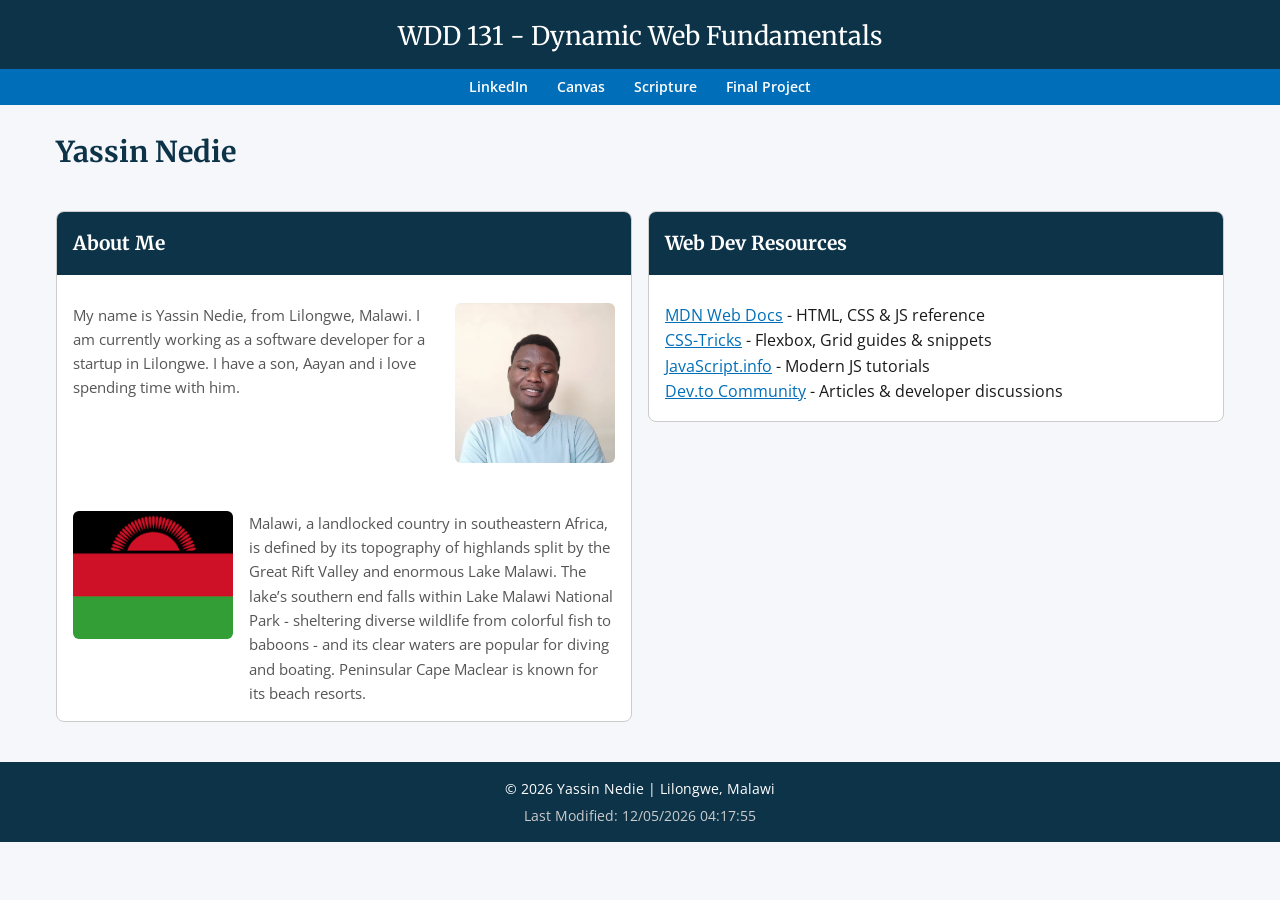
<file: index.html>
<!DOCTYPE html>
<html lang="en">
<head>
    <meta charset="UTF-8">
    <meta name="viewport" content="width=device-width, initial-scale=1.0">
    <title>WDD 131 - Dynamic Web Fundamentals - Yassin Nedie</title>
    <meta name="description" content="WDD 131 - Dynamic Web Fundamentals. Yassin Nedie. Home page for dynamic web fundamentals coursework and projects.">
    <meta name="author" content="Yassin Nedie">
    <link rel="preconnect" href="https://fonts.googleapis.com">
    <link rel="preconnect" href="https://fonts.gstatic.com" crossorigin>
    <link href="https://fonts.googleapis.com/css2?family=Merriweather:wght@700&family=Open+Sans:wght@400;600&display=swap" rel="stylesheet">
    <link rel="stylesheet" href="styles/base.css">
    <script src="scripts/getdates.js" defer></script>
</head>
<body>

<header>
    <span id="course-title">WDD 131 - Dynamic Web Fundamentals</span>
    <nav>
        <a href="https://www.linkedin.com">LinkedIn</a>
        <a href="https://byupw.instructure.com/">Canvas</a>
        <a href="https://www.churchofjesuschrist.org/study/scriptures">Scripture</a>
        <a href="/project/">Final Project</a>
    </nav>
</header>

<main>
    <h1>Yassin Nedie</h1>
    <section class="card">
        <h2>About Me</h2>
        <div class="content">
            <div class="profile">
                <p>
                    My name is Yassin Nedie, from Lilongwe, Malawi. I am currently working as a software developer for a startup in Lilongwe. I have a son, Aayan and i love spending time with him.
                </p>
                <div class="image">
                    <img src="images/profile.jpeg" alt="Photo of Yassin Nedie">
                </div>
            </div>
            <div class="country">
                <div class="image">
                    <img src="images/malawi.png" alt="Photo of Malawi">
                </div>
                <p>
                    Malawi, a landlocked country in southeastern Africa, is defined by its topography of highlands split by the Great Rift Valley and enormous Lake Malawi. The lake’s southern end falls within Lake Malawi National Park - sheltering diverse wildlife from colorful fish to baboons - and its clear waters are popular for diving and boating. Peninsular Cape Maclear is known for its beach resorts.
                </p>
            </div>
        </div>
    </section>

    <section class="card">
        <h2>Web Dev Resources</h2>
        <div class="content">
            <ul>
                <li><a href="https://developer.mozilla.org" target="_blank">MDN Web Docs</a> - HTML, CSS & JS reference</li>
                <li><a href="https://css-tricks.com" target="_blank">CSS-Tricks</a> - Flexbox, Grid guides & snippets</li>
                <li><a href="https://javascript.info" target="_blank">JavaScript.info</a> - Modern JS tutorials</li>
                <li><a href="https://dev.to" target="_blank">Dev.to Community</a> - Articles & developer discussions</li>
            </ul>
        </div>
    </section>
</main>
<footer>
    <p>
        &copy; <span id="currentyear"></span>
        Yassin Nedie | Lilongwe, Malawi
    </p>
    <p id="lastModified"></p>
</footer>

</body>
</html>
</file>
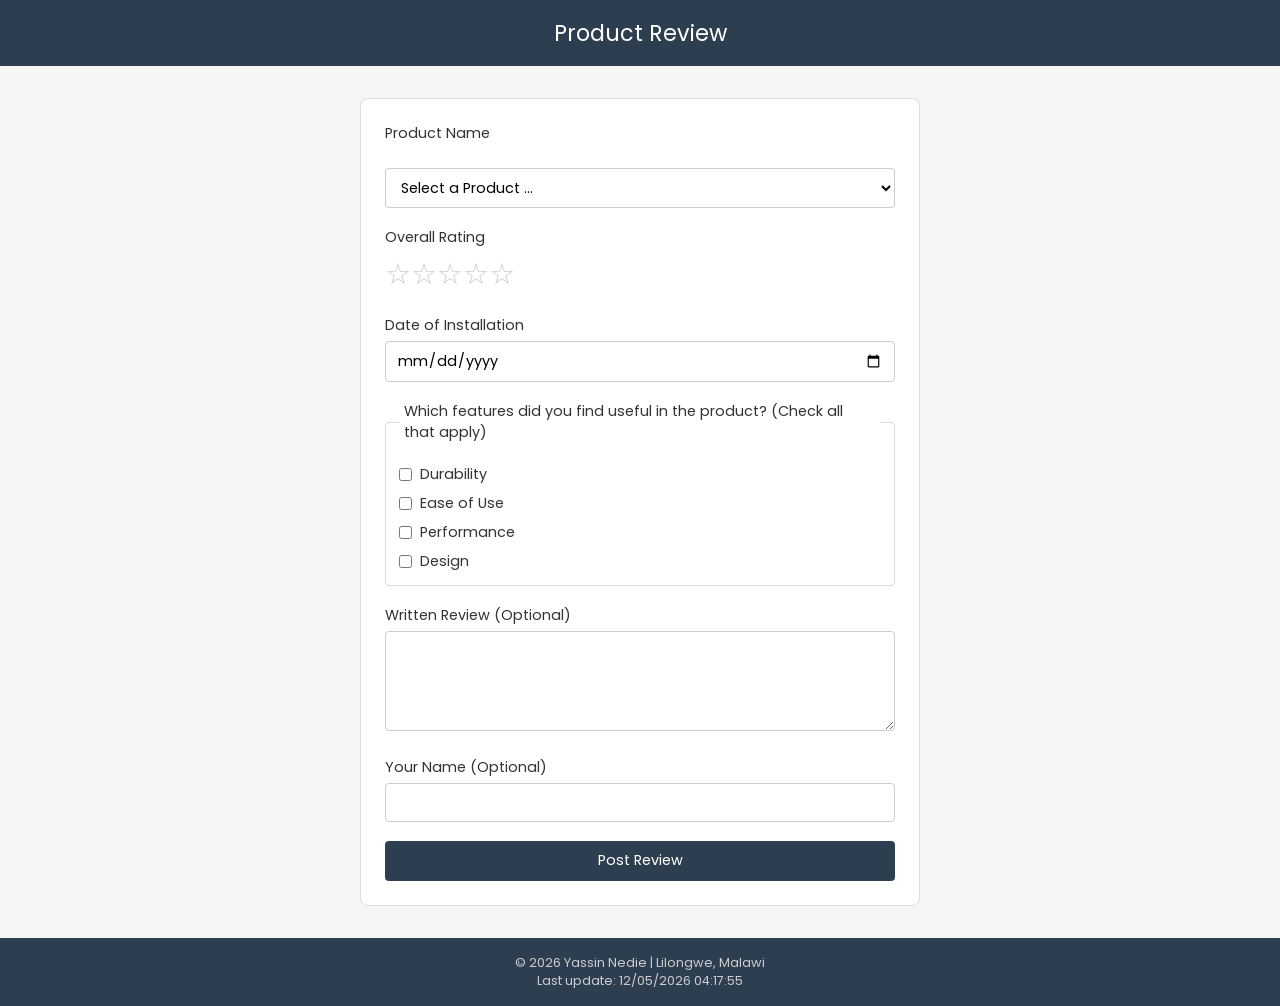
<file: form.html>
<!DOCTYPE html>
<html lang="en">

<head>
    <meta charset="UTF-8">
    <meta name="viewport" content="width=device-width, initial-scale=1.0">
    <title>Product Review Form</title>
    <meta name="description" content="WDD 131 - Dynamic Web Fundamentals. Yassin Nedie. Product Review.">
    <meta name="author" content="Yassin Nedie">
    <link rel="preconnect" href="https://fonts.googleapis.com">
    <link rel="preconnect" href="https://fonts.gstatic.com" crossorigin>
    <link href="https://fonts.googleapis.com/css2?family=Poppins:wght@100;400&display=swap" rel="stylesheet">
    <link rel="stylesheet" href="styles/form.css">
    <link rel="stylesheet" href="styles/form-large.css">
    <script src="scripts/form.js" defer></script>
</head>

<body>
    <header>
        <h1 class="nameHeader">Product Review</h1>
    </header>
    <main>
        <form method="get" action="review.html">
            <label for="product_name">Product Name</label>
            <select id="product_name" name="product_name" required aria-label="Product Name">
                <option value="" disabled selected>Select a Product ...</option>
            </select>

            <div class="form-group">
                <label>Overall Rating</label>
                <div class="rating-box" id="overall-rating">
                    <p class="classification">
                        <input id="rating_1" type="radio" name="rating" value="5" required><label
                            for="rating_1">&star;</label>
                        <input id="rating_2" type="radio" name="rating" value="4" required><label
                            for="rating_2">&star;</label>
                        <input id="rating_3" type="radio" name="rating" value="3" required><label
                            for="rating_3">&star;</label>
                        <input id="rating_4" type="radio" name="rating" value="2" required><label
                            for="rating_4">&star;</label>
                        <input id="rating_5" type="radio" name="rating" value="1" required><label
                            for="rating_5">&star;</label>
                    </p>
                </div>
            </div>

            <div class="form-group">
                <label for="installation_date">Date of Installation</label>
                <input type="date" id="installation_date" name="installation_date" required
                    aria-label="Installation Date">
            </div>

            <fieldset class="form-group">
                <legend>Which features did you find useful in the product? (Check all that apply)</legend>
                <div class="features">
                    <input type="checkbox" id="durability" name="features" value="durability">
                    <label for="durability">Durability</label>
                </div>
                <div class="features">
                    <input type="checkbox" id="ease_of_use" name="features" value="ease-of-use">
                    <label for="ease_of_use">Ease of Use</label>
                </div>
                <div class="features">
                    <input type="checkbox" id="performance" name="features" value="performance">
                    <label for="performance">Performance</label>
                </div>
                <div class="features">
                    <input type="checkbox" id="design" name="features" value="design">
                    <label for="design">Design</label>
                </div>
            </fieldset>


            <div class="form-group">
                <label for="written_review">Written Review (Optional)</label>
                <textarea id="written_review" name="written_review" aria-label="Written Review"></textarea>
            </div>

            <div class="form-group">
                <label for="user_name">Your Name (Optional)</label>
                <input type="text" id="user_name" name="user_name" aria-label="Your Name">
            </div>

            <input type="submit" value="Post Review">
        </form>
    </main>
    <footer>
        <p>
            &copy; <span id="currentyear"></span>
            Yassin Nedie | Lilongwe, Malawi
        </p>
        <p id="lastModified"></p>
    </footer>
</body>

</html>
</file>
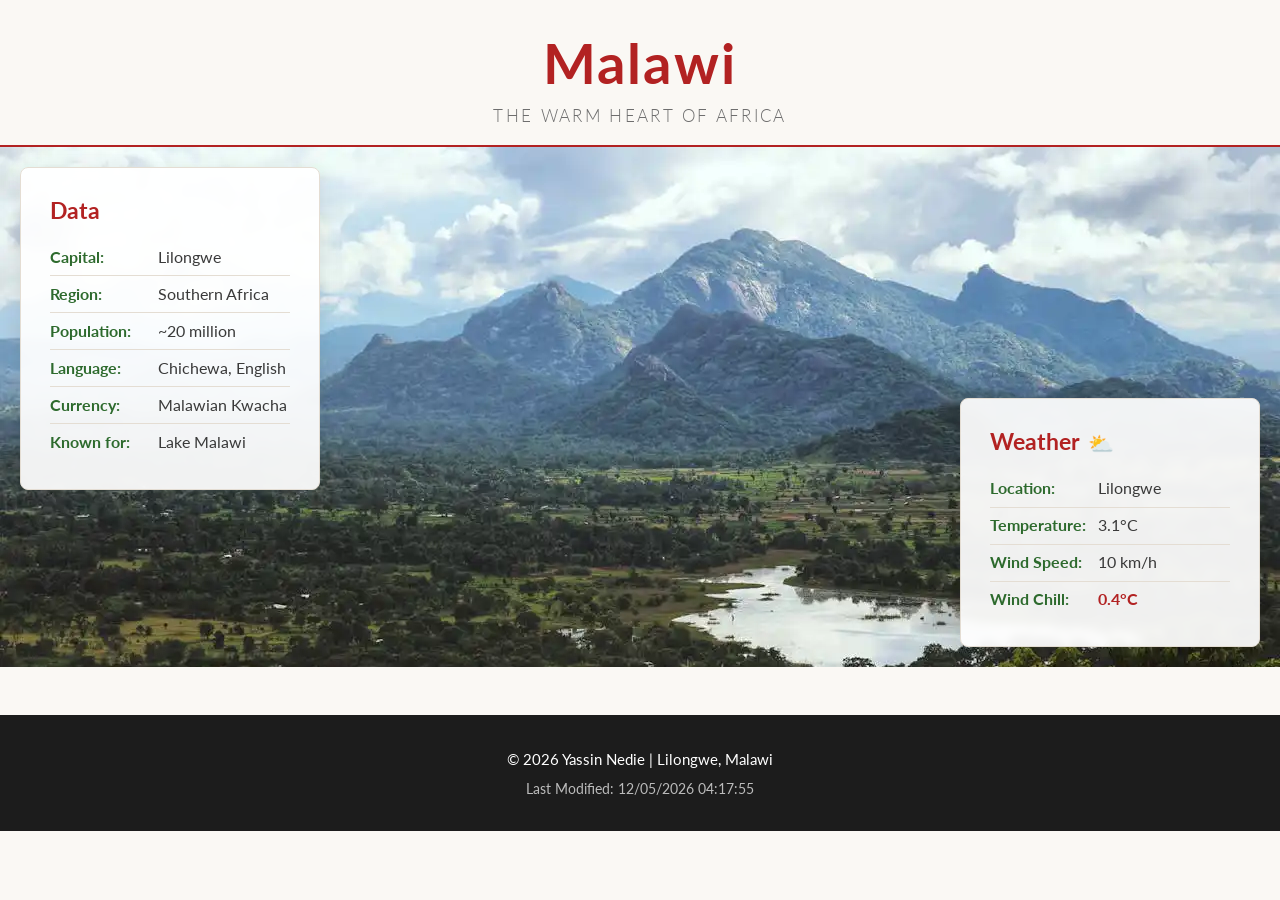
<file: place.html>
<!DOCTYPE html>
<html lang="en">

<head>
    <meta charset="UTF-8">
    <meta name="viewport" content="width=device-width, initial-scale=1.0">
    <meta name="description"
        content="Discover Malawi - the Warm Heart of Africa. Explore its landscapes, culture, and weather.">
    <meta name="author" content="Yassin Nedie">
    <title>Malawi - The Warm Heart of Africa</title>
    <link rel="preconnect" href="https://fonts.googleapis.com">
    <link rel="preconnect" href="https://fonts.gstatic.com" crossorigin>
    <link href="https://fonts.googleapis.com/css2?family=Lato:wght@300;400;700&display=swap" rel="stylesheet">
    <link rel="stylesheet" href="styles/place.css">
    <script src="scripts/place.js" defer></script>
</head>

<body>
    <header>
        <h1>Malawi</h1>
        <p class="tagline">The Warm Heart of Africa</p>
    </header>

    <main>

        <section class="hero-section">
            <picture class="hero-picture">
                <source srcset="images/malawi-big.webp" media="(min-width: 768px)" />
                <img src="images/malawi-small.webp" alt="Lake Malawi shoreline" loading="eager" />
            </picture>
            <div class="card data-card">
                <h2>Data</h2>
                <ul>
                    <li><span class="label">Capital:</span> Lilongwe</li>
                    <li><span class="label">Region:</span> Southern Africa</li>
                    <li><span class="label">Population:</span> ~20 million</li>
                    <li><span class="label">Language:</span> Chichewa, English</li>
                    <li><span class="label">Currency:</span> Malawian Kwacha</li>
                    <li><span class="label">Known for:</span> Lake Malawi</li>
                </ul>
            </div>

            <div class="card weather-card">
                <h2 class="weather-heading">Weather</h2>

                <div class="weather-icon-mobile">
                    <img src="images/weather-icon.svg" alt="Sunny weather icon" />
                </div>

                <ul>
                    <li><span class="label">Location:</span> Lilongwe</li>
                    <li><span class="label">Temperature:</span> <span id="temperature">--</span></li>
                    <li><span class="label">Wind Speed:</span><span id="wind-speed">--</span></li>
                    <li>
                        <span class="label">Wind Chill:</span>
                        <span id="wind-chill">--</span>
                    </li>
                </ul>
            </div>

        </section>

    </main>

    <footer>
        <p>&copy; <span id="current-year"></span> Yassin Nedie | Lilongwe, Malawi</p>
        <p>Last Modified: <span id="last-modified"></span></p>
    </footer>

</body>

</html>
</file>
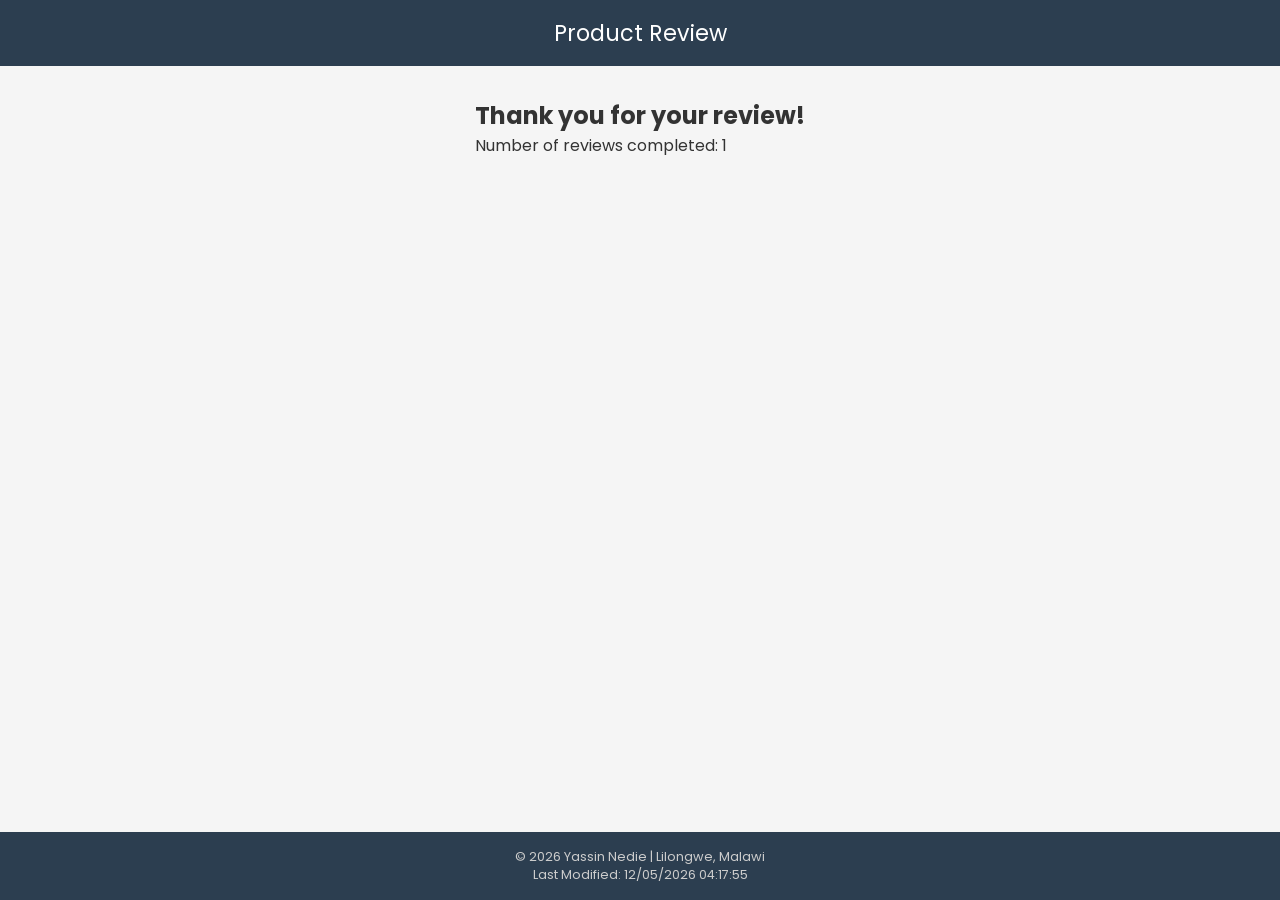
<file: review.html>
<!DOCTYPE html>
<html lang="en">

<head>
    <meta charset="UTF-8">
    <meta name="viewport" content="width=device-width, initial-scale=1.0">
    <title>Thank You for Your Review!</title>
    <meta name="description" content="WDD 131 - Dynamic Web Fundamentals. Yassin Nedie. Product Review.">
    <meta name="author" content="Yassin Nedie">
    <link rel="preconnect" href="https://fonts.googleapis.com">
    <link rel="preconnect" href="https://fonts.gstatic.com" crossorigin>
    <link href="https://fonts.googleapis.com/css2?family=Poppins:wght@100;400&display=swap" rel="stylesheet">
    <link rel="stylesheet" href="styles/form.css">
    <link rel="stylesheet" href="styles/form-large.css">
    <script src="scripts/form-review.js" defer></script>
</head>
<body>
    <header>
        <h1 class="nameHeader">Product Review</h1>
    </header>
    <main>
        <div class="confirmation">
            <h2>Thank you for your review!</h2>
            <p id="review-count"></p>
        </div>
    </main>
    <footer>
        <p>&copy; <span id="currentyear"></span> Yassin Nedie | Lilongwe, Malawi</p>
        <p id="lastModified"></p>
    </footer>

</body>

</html>
</file>
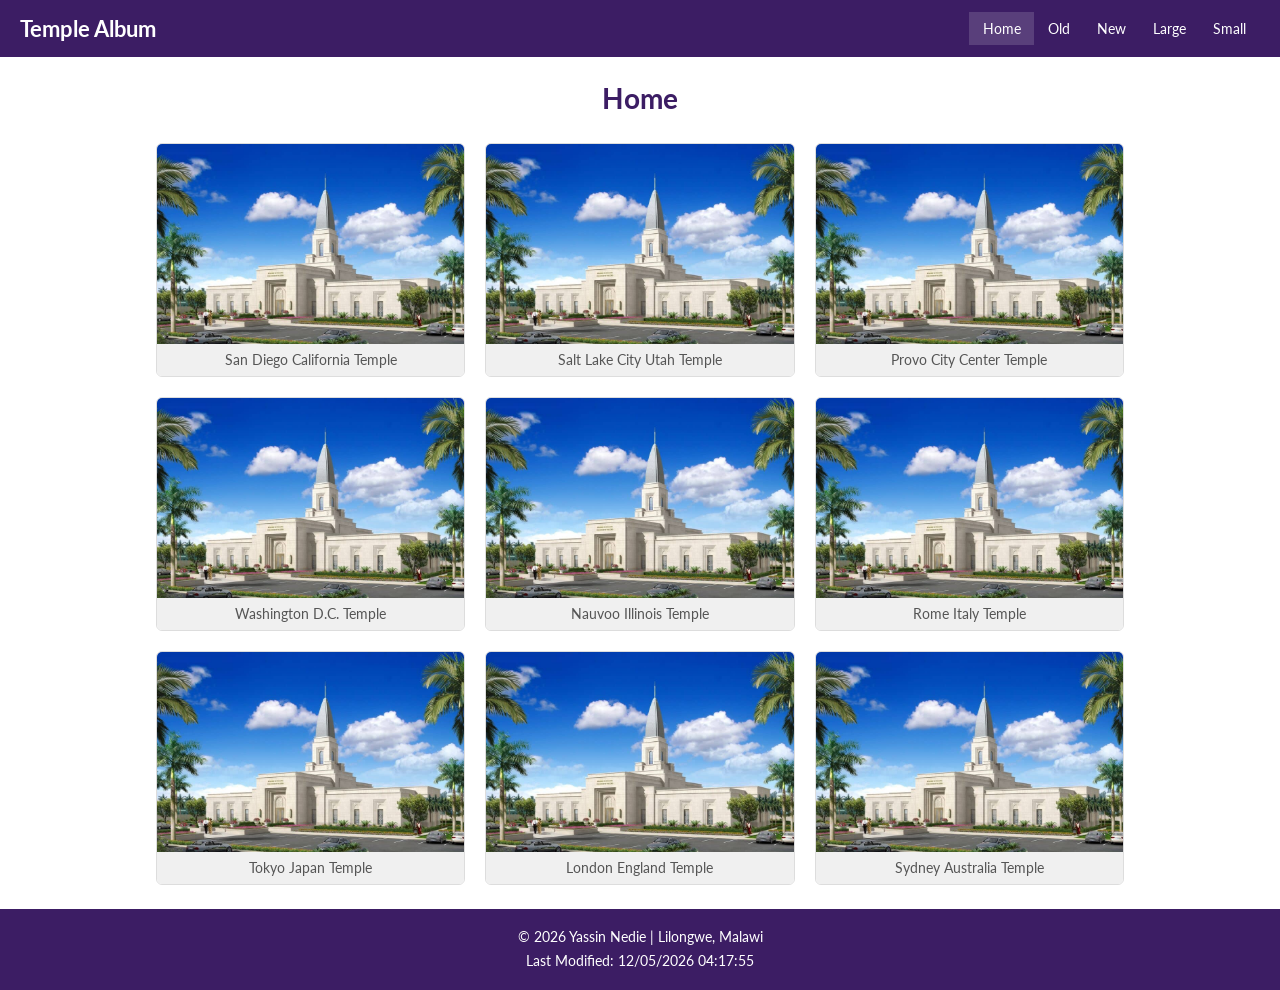
<file: temples.html>
<!DOCTYPE html>
<html lang="en">

<head>
    <meta charset="UTF-8">
    <meta name="viewport" content="width=device-width, initial-scale=1.0">
    <title>Temple Album</title>
    <meta name="author" content="Yassin Nedie">
    <meta name="description" content="WDD 131 - Dynamic Web Fundamentals. Yassin Nedie. Home page Temple Album.">
    <link rel="stylesheet" href="styles/temples.css">
    <link rel="stylesheet" href="styles/temples-large.css">
    <script src="scripts/temples.js" defer></script>
    <link rel="preconnect" href="https://fonts.googleapis.com">
    <link rel="preconnect" href="https://fonts.gstatic.com" crossorigin>
    <link href="https://fonts.googleapis.com/css2?family=Lato:wght@300;400;700&display=swap" rel="stylesheet">
</head>

<body>
    <header>
        <div class="title">Temple Album</div>
        <button id="menu" aria-label="Toggle navigation menu">
            <svg xmlns="http://www.w3.org/2000/svg"  viewBox="0 0 24 24" fill="none"
                stroke="currentColor" stroke-width="2" stroke-linecap="round" stroke-linejoin="round">
                <path d="M4 5h16" />
                <path d="M4 12h16" />
                <path d="M4 19h16" />
            </svg>
        </button>
        <nav class="navigation">
            <a href="#" class="active">Home</a>
            <a href="#">Old</a>
            <a href="#">New</a>
            <a href="#">Large</a>
            <a href="#">Small</a>
        </nav>
    </header>

    <main>
        <h1>Home</h1>

        <div class="temple-grid">
            <figure>
                <img src="images/temple.jpg" alt="San Diego California Temple" loading="lazy">
                <figcaption>San Diego California Temple</figcaption>
            </figure>
            <figure>
                <img src="images/temple.jpg" alt="Salt Lake City Utah Temple" loading="lazy">
                <figcaption>Salt Lake City Utah Temple</figcaption>
            </figure>
            <figure>
                <img src="images/temple.jpg" alt="Provo City Center Temple" loading="lazy">
                <figcaption>Provo City Center Temple</figcaption>
            </figure>
            <figure>
                <img src="images/temple.jpg" alt="Washington D.C. Temple" loading="lazy">
                <figcaption>Washington D.C. Temple</figcaption>
            </figure>
            <figure>
                <img src="images/temple.jpg" alt="Nauvoo Illinois Temple" loading="lazy">
                <figcaption>Nauvoo Illinois Temple</figcaption>
            </figure>
            <figure>
                <img src="images/temple.jpg" alt="Rome Italy Temple" loading="lazy">
                <figcaption>Rome Italy Temple</figcaption>
            </figure>
            <figure>
                <img src="images/temple.jpg" alt="Tokyo Japan Temple" loading="lazy">
                <figcaption>Tokyo Japan Temple</figcaption>
            </figure>
            <figure>
                <img src="images/temple.jpg" alt="London England Temple" loading="lazy">
                <figcaption>London England Temple</figcaption>
            </figure>
            <figure>
                <img src="images/temple.jpg" alt="Sydney Australia Temple" loading="lazy">
                <figcaption>Sydney Australia Temple</figcaption>
            </figure>
        </div>
    </main>

    <footer>
        <p>&copy; <span id="currentyear"></span> Yassin Nedie | Lilongwe, Malawi</p>
        <p id="lastModified"></p>
    </footer>
</body>

</html>
</file>
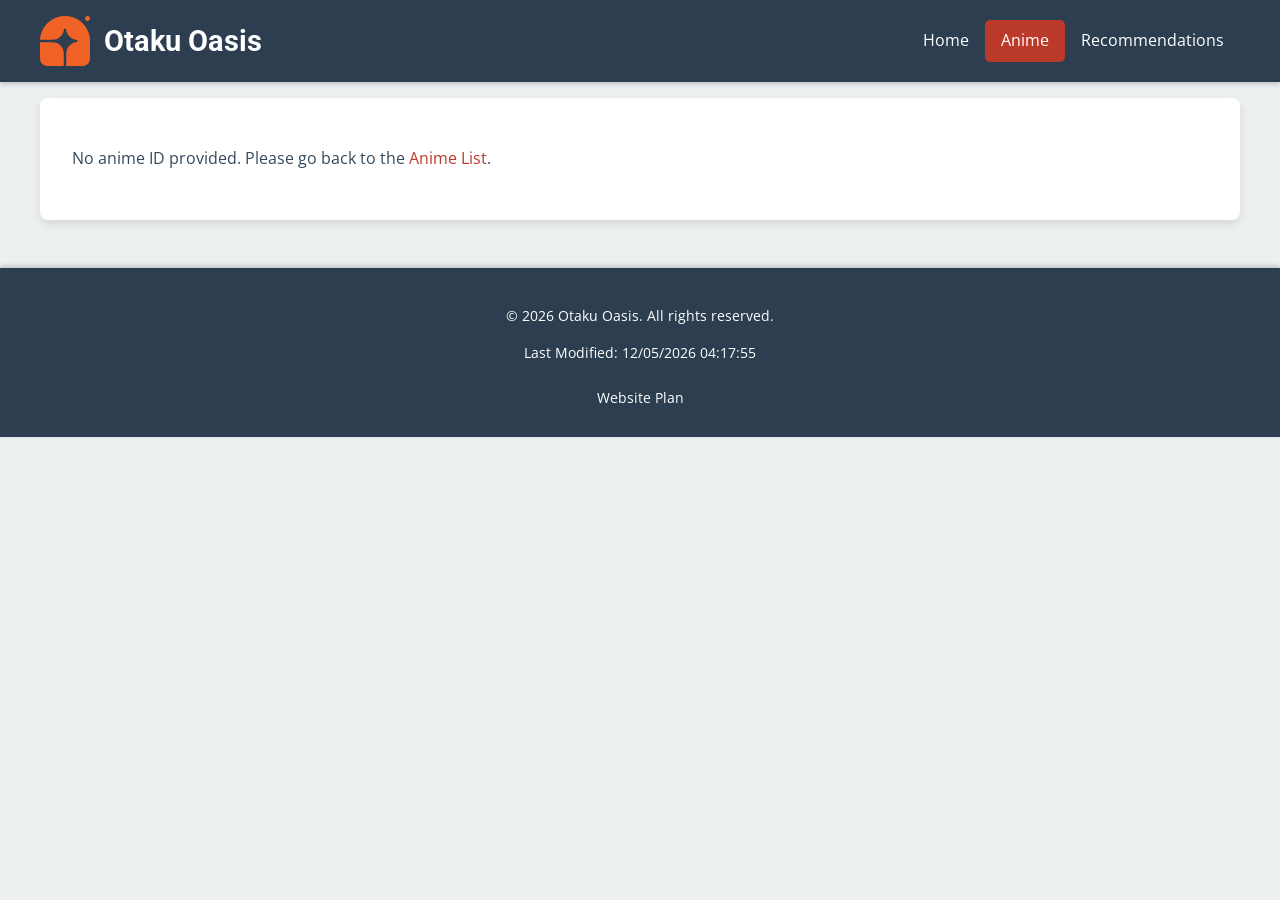
<file: project/anime-detail.html>
<!doctype html>
<html lang="en">

<head>
    <meta charset="UTF-8">
    <meta name="viewport" content="width=device-width, initial-scale=1.0">
    <title>Otaku Oasis - Anime Detail</title>
    <meta name="description"
        content="Detailed information about a specific anime. Synopsis, genres, characters, and more.">

    <meta name="author" content="Yassin Nedie">

    <link rel="preconnect" href="https://fonts.googleapis.com">
    <link rel="preconnect" href="https://fonts.gstatic.com" crossorigin>
    <link href="https://fonts.googleapis.com/css2?family=Roboto:wght@400;700&family=Open+Sans&display=swap"
        rel="stylesheet">

    <link rel="icon" type="image/x-icon" href="favicon.ico">

    <link rel="stylesheet" href="styles/common.css">
    <link rel="stylesheet" href="styles/small.css">
    <link rel="stylesheet" href="styles/large.css">

    <script src="scripts/menu.js" defer></script>
    <script src="scripts/year.js" defer></script>
    <script src="scripts/anime-detail.js" defer></script>

    <meta property="og:title" content="Anime Detail - Otaku Oasis">
    <meta property="og:description" content="View detailed information about this anime on Otaku Oasis.">
    <meta property="og:url" content="https://nedieyassin.github.io/wdd131/project/anime-detail.html">
    <meta property="og:image" content="https://nedieyassin.github.io/wdd131/project/images/logo.png" />
    <meta property="og:locale" content="en_US">
    <meta property="og:type" content="website">
    <meta property="og:site_name" content="Otaku Oasis">

</head>

<body>
    <header>
        <div class="header-content">
            <div class="logo">
                <a href="index.html">
                    <img src="images/logo.png" alt="Otaku Oasis Logo" loading="lazy" width="50" height="50">
                    <span>Otaku Oasis</span>
                </a>
            </div>
            <nav>
                <button id="nav-toggle" aria-label="Toggle navigation">
                    <span class="hamburger"></span>
                </button>
                <ul id="nav-menu">
                    <li><a href="index.html">Home</a></li>
                    <li><a href="anime.html" class="active">Anime</a></li>
                    <li><a href="recommendations.html">Recommendations</a></li>
                </ul>
            </nav>
        </div>
    </header>

    <main class="container anime-detail-main">
        <section class="anime-detail-section card" id="anime-detail-content">
            <p>Loading anime details...</p>
            <!-- Anime details will be dynamically loaded here -->
        </section>
    </main>

    <footer>
        <div class="footer-content">
            <p>&copy; <span id="currentYear"></span> Otaku Oasis. All rights reserved.</p>
            <p>Last Modified: <span id="lastModified"></span></p>
            <a href="siteplan.html">Website Plan</a>
        </div>
    </footer>

</body>

</html>
</file>
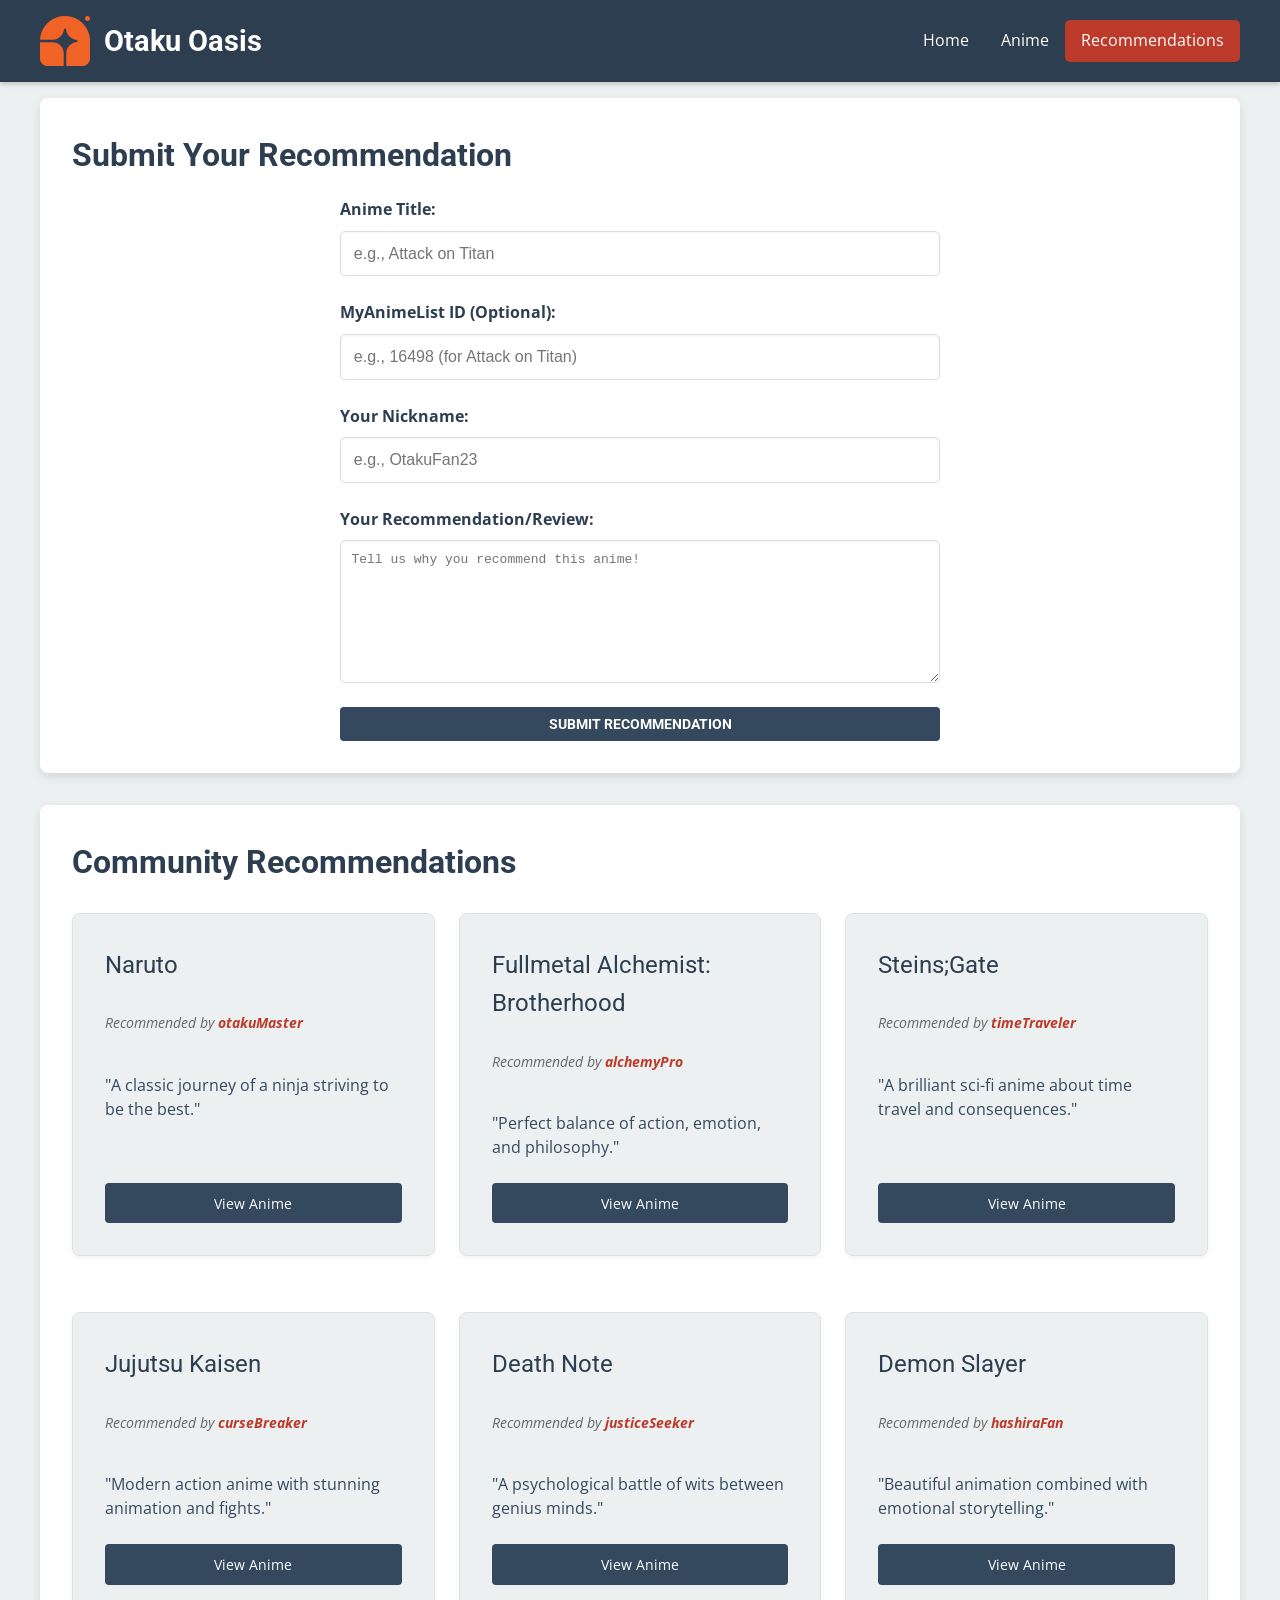
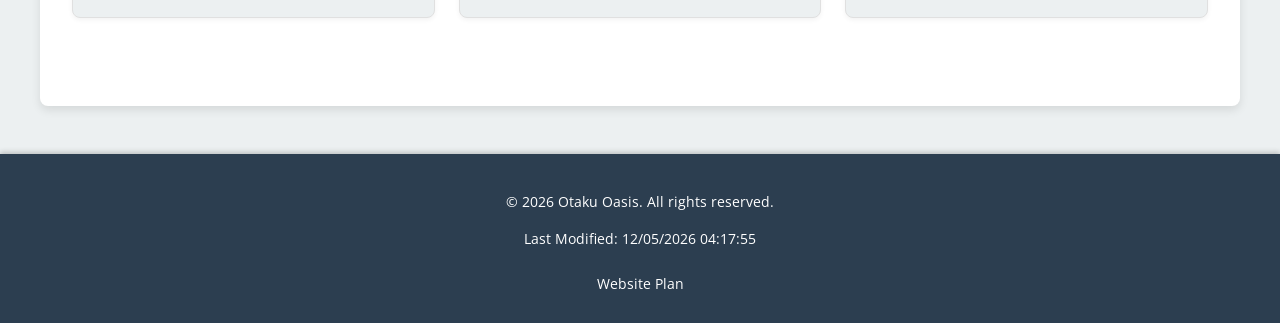
<file: project/recommendations.html>
<!doctype html>
<html lang="en">

<head>
    <meta charset="UTF-8">
    <meta name="viewport" content="width=device-width, initial-scale=1.0">
    <title>Otaku Oasis - Recommendations</title>
    <meta name="description"
        content="Share your favorite anime recommendations and explore what other Otaku Oasis members are watching.">
    <meta name="author" content="Yassin Nedie">
    <link rel="preconnect" href="https://fonts.googleapis.com">
    <link rel="preconnect" href="https://fonts.gstatic.com" crossorigin>
    <link href="https://fonts.googleapis.com/css2?family=Roboto:wght@400;700&family=Open+Sans&display=swap"
        rel="stylesheet">

    <link rel="icon" type="image/x-icon" href="favicon.ico">

    <link rel="stylesheet" href="styles/common.css">
    <link rel="stylesheet" href="styles/small.css">
    <link rel="stylesheet" href="styles/large.css">

    <script src="scripts/menu.js" defer></script>
    <script src="scripts/year.js" defer></script>
    <script type="module" src="scripts/recommendations.js" defer></script>

    <meta property="og:title" content="Otaku Oasis - Anime Recommendations">
    <meta property="og:description"
        content="Share your favorite anime and discover new ones recommended by the Otaku Oasis community.">
    <meta property="og:url" content="https://nedieyassin.github.io/wdd131/project/recommendations.html">
    <meta property="og:image" content="https://nedieyassin.github.io/wdd131/project/images/logo.png" />
    <meta property="og:locale" content="en_US">
    <meta property="og:type" content="website">
    <meta property="og:site_name" content="Otaku Oasis">

</head>

<body>
    <header>
        <div class="header-content">
            <div class="logo">
                <a href="index.html">
                    <img src="images/logo.png" alt="Otaku Oasis Logo" loading="lazy" width="50" height="50">
                    <span>Otaku Oasis</span>
                </a>
            </div>
            <nav>
                <button id="nav-toggle" aria-label="Toggle navigation">
                    <span class="hamburger"></span>
                </button>
                <ul id="nav-menu">
                    <li><a href="index.html">Home</a></li>
                    <li><a href="anime.html">Anime</a></li>
                    <li><a href="recommendations.html" class="active">Recommendations</a></li>
                </ul>
            </nav>
        </div>
    </header>

    <main class="container">


        <section class="recommendation-submit-section card">
            <h2>Submit Your Recommendation</h2>
            <form id="recommendation-form" method="get" action="thankyou.html">
                <div class="form-group">
                    <label for="animeTitle">Anime Title:</label>
                    <input type="text" id="animeTitle" name="anime_title" required placeholder="e.g., Attack on Titan">
                </div>
                <div class="form-group">
                    <label for="malId">MyAnimeList ID (Optional):</label>
                    <input type="number" id="malId" name="anime_id" placeholder="e.g., 16498 (for Attack on Titan)">
                </div>
                <div class="form-group">
                    <label for="userName">Your Nickname:</label>
                    <input type="text" id="userName" name="user_name" required placeholder="e.g., OtakuFan23">
                </div>
                <div class="form-group">
                    <label for="reviewText">Your Recommendation/Review:</label>
                    <textarea id="reviewText" name="review_text" rows="8" required
                        placeholder="Tell us why you recommend this anime!"></textarea>
                </div>
                <button type="submit" class="cta-button">Submit Recommendation</button>
                <p id="form-message" class="form-message"></p>
            </form>
        </section>

        <section class="recommendation-list-section card">
            <h2>Community Recommendations</h2>
            <div class="recommendation-grid" id="recommendation-grid">
                <p>Loading recommendations...</p>
            </div>
            <div class="section-footer">
            </div>
        </section>

    </main>

    <footer>
        <div class="footer-content">
            <p>&copy; <span id="currentYear"></span> Otaku Oasis. All rights reserved.</p>
            <p>Last Modified: <span id="lastModified"></span></p>
            <a href="siteplan.html">Website Plan</a>
        </div>
    </footer>

</body>

</html>
</file>
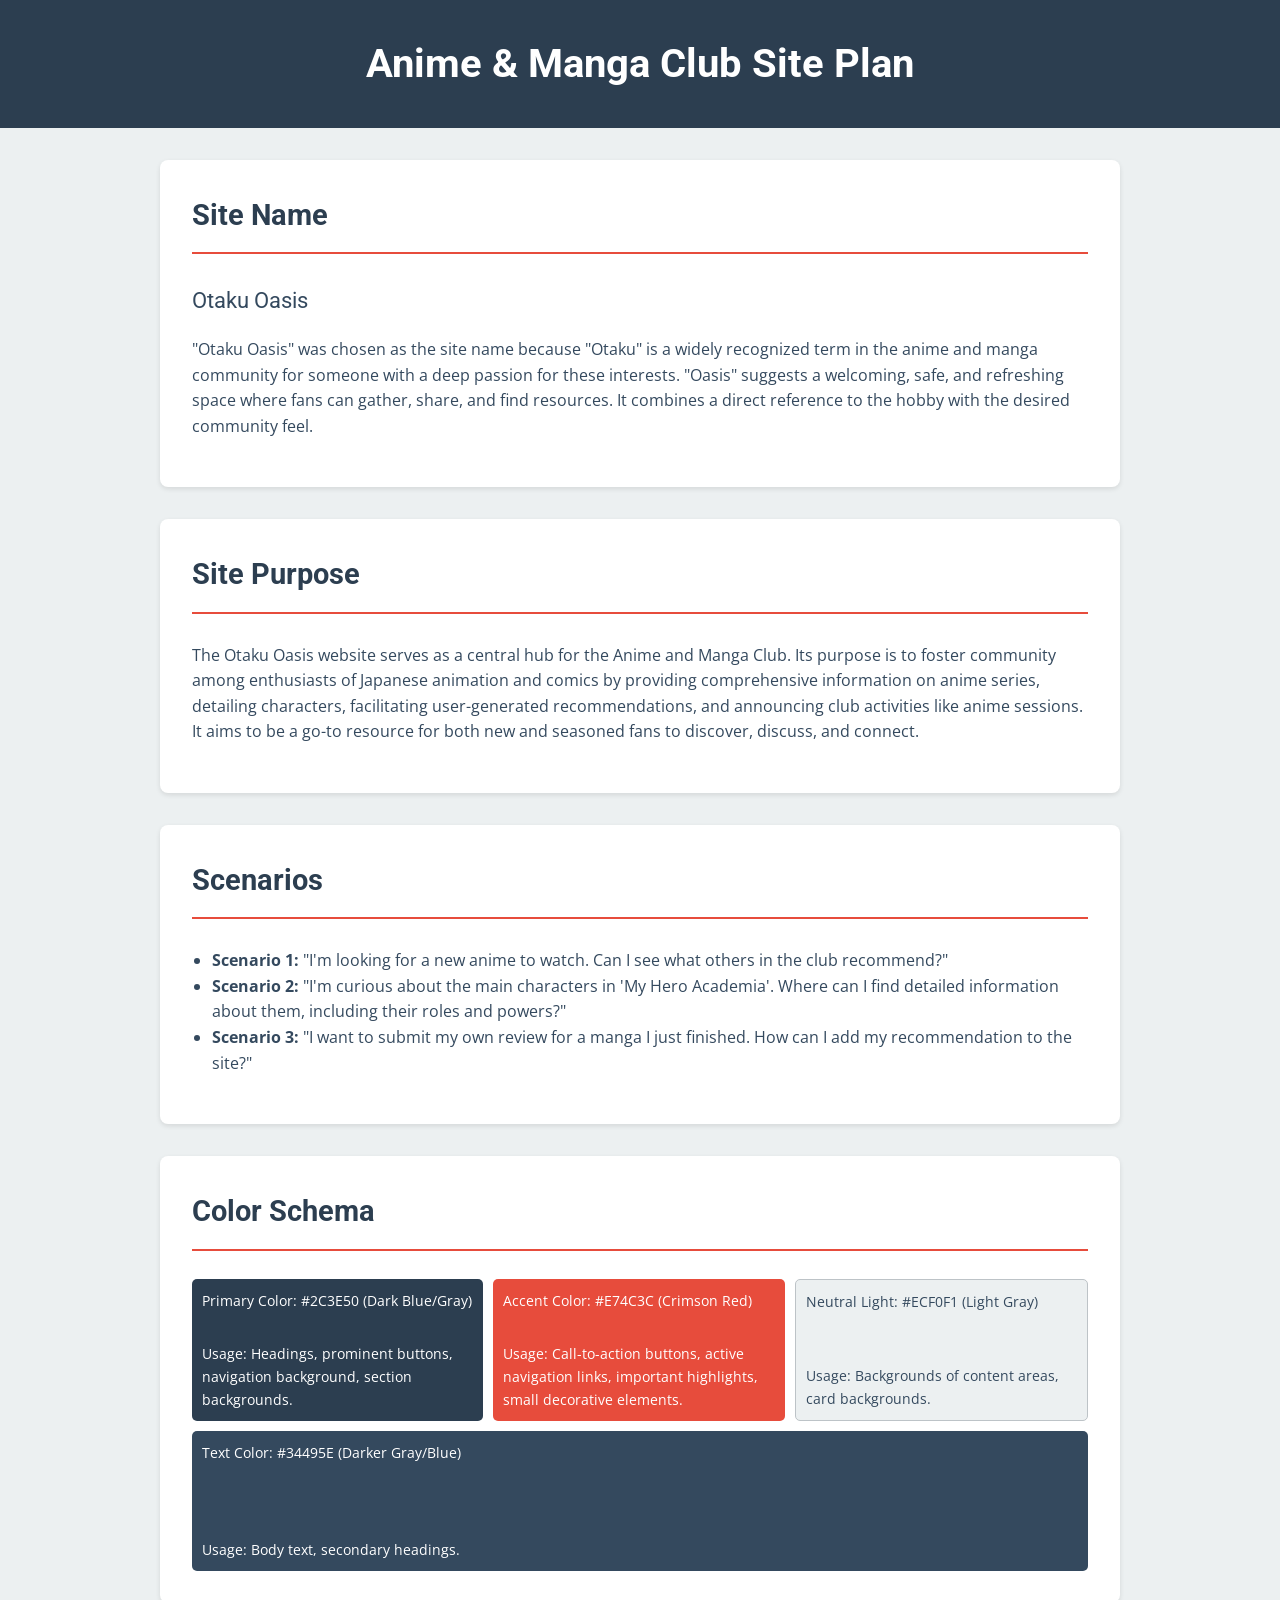
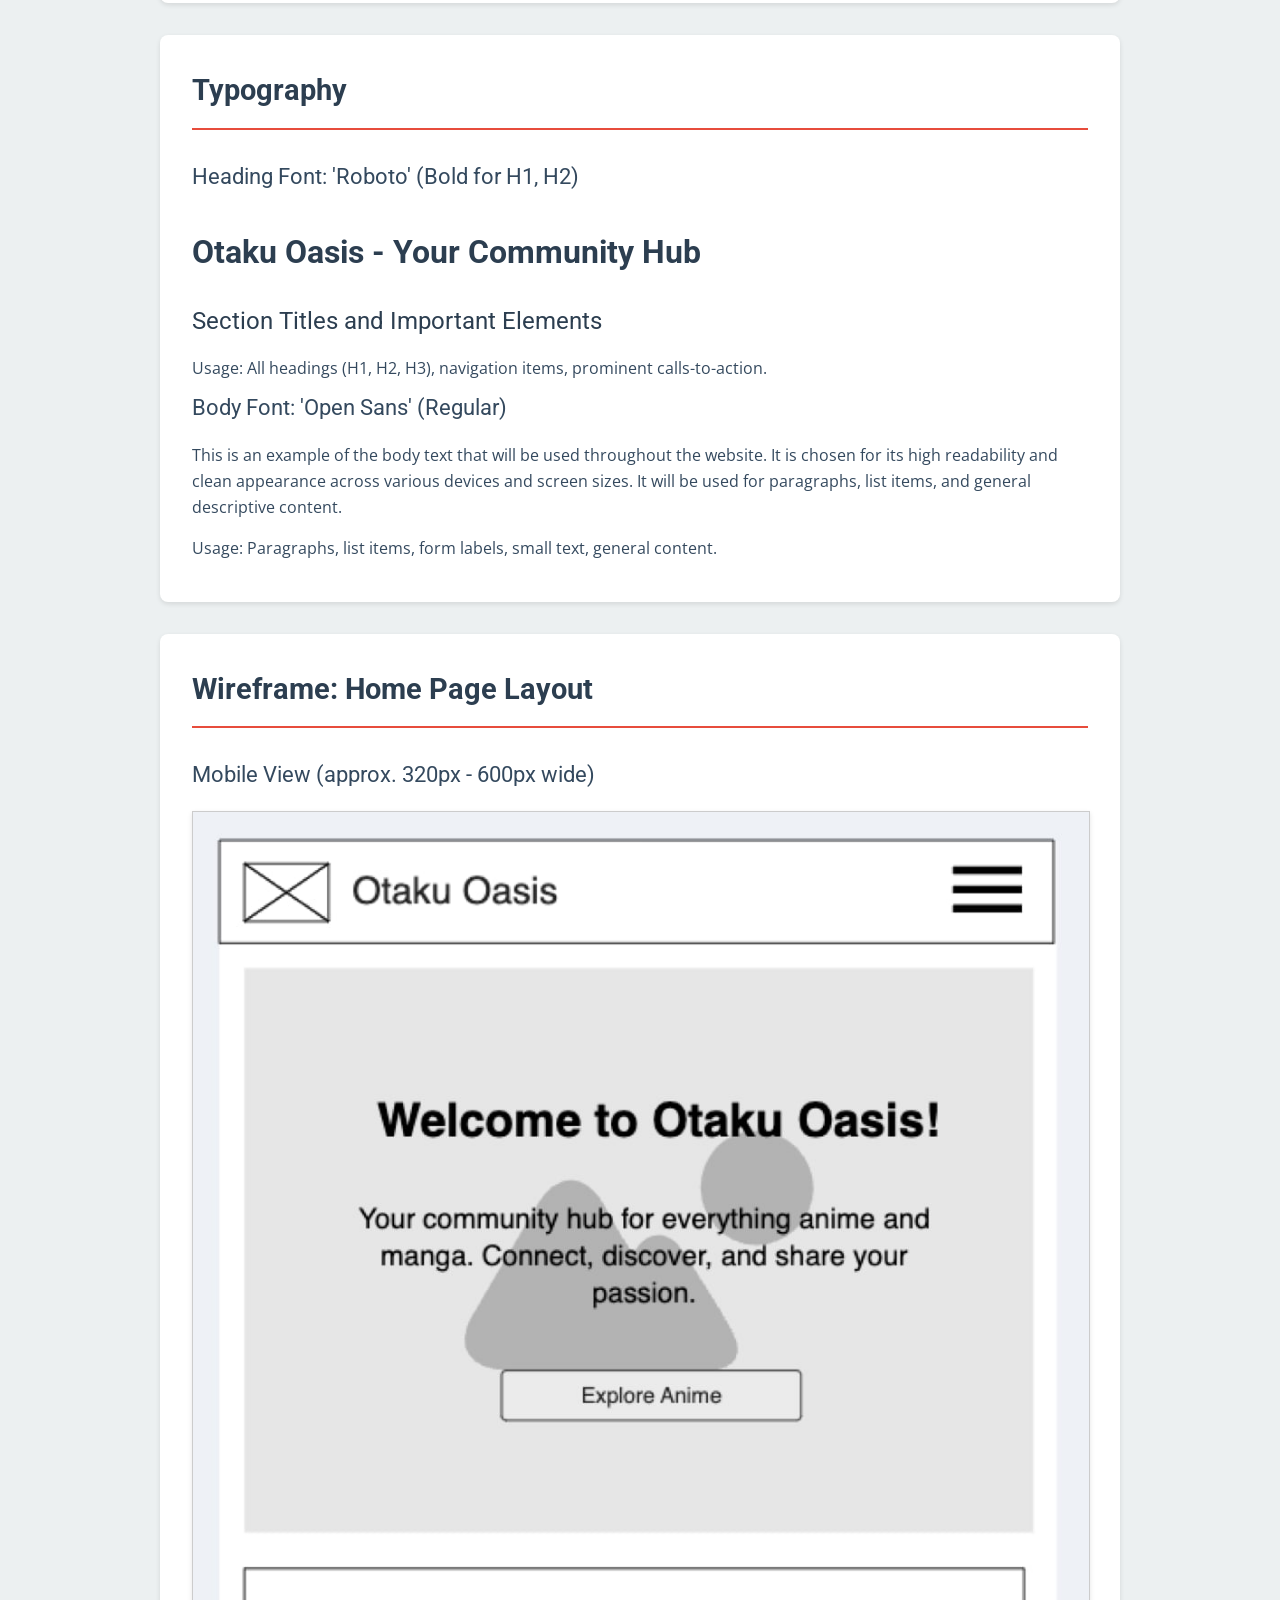
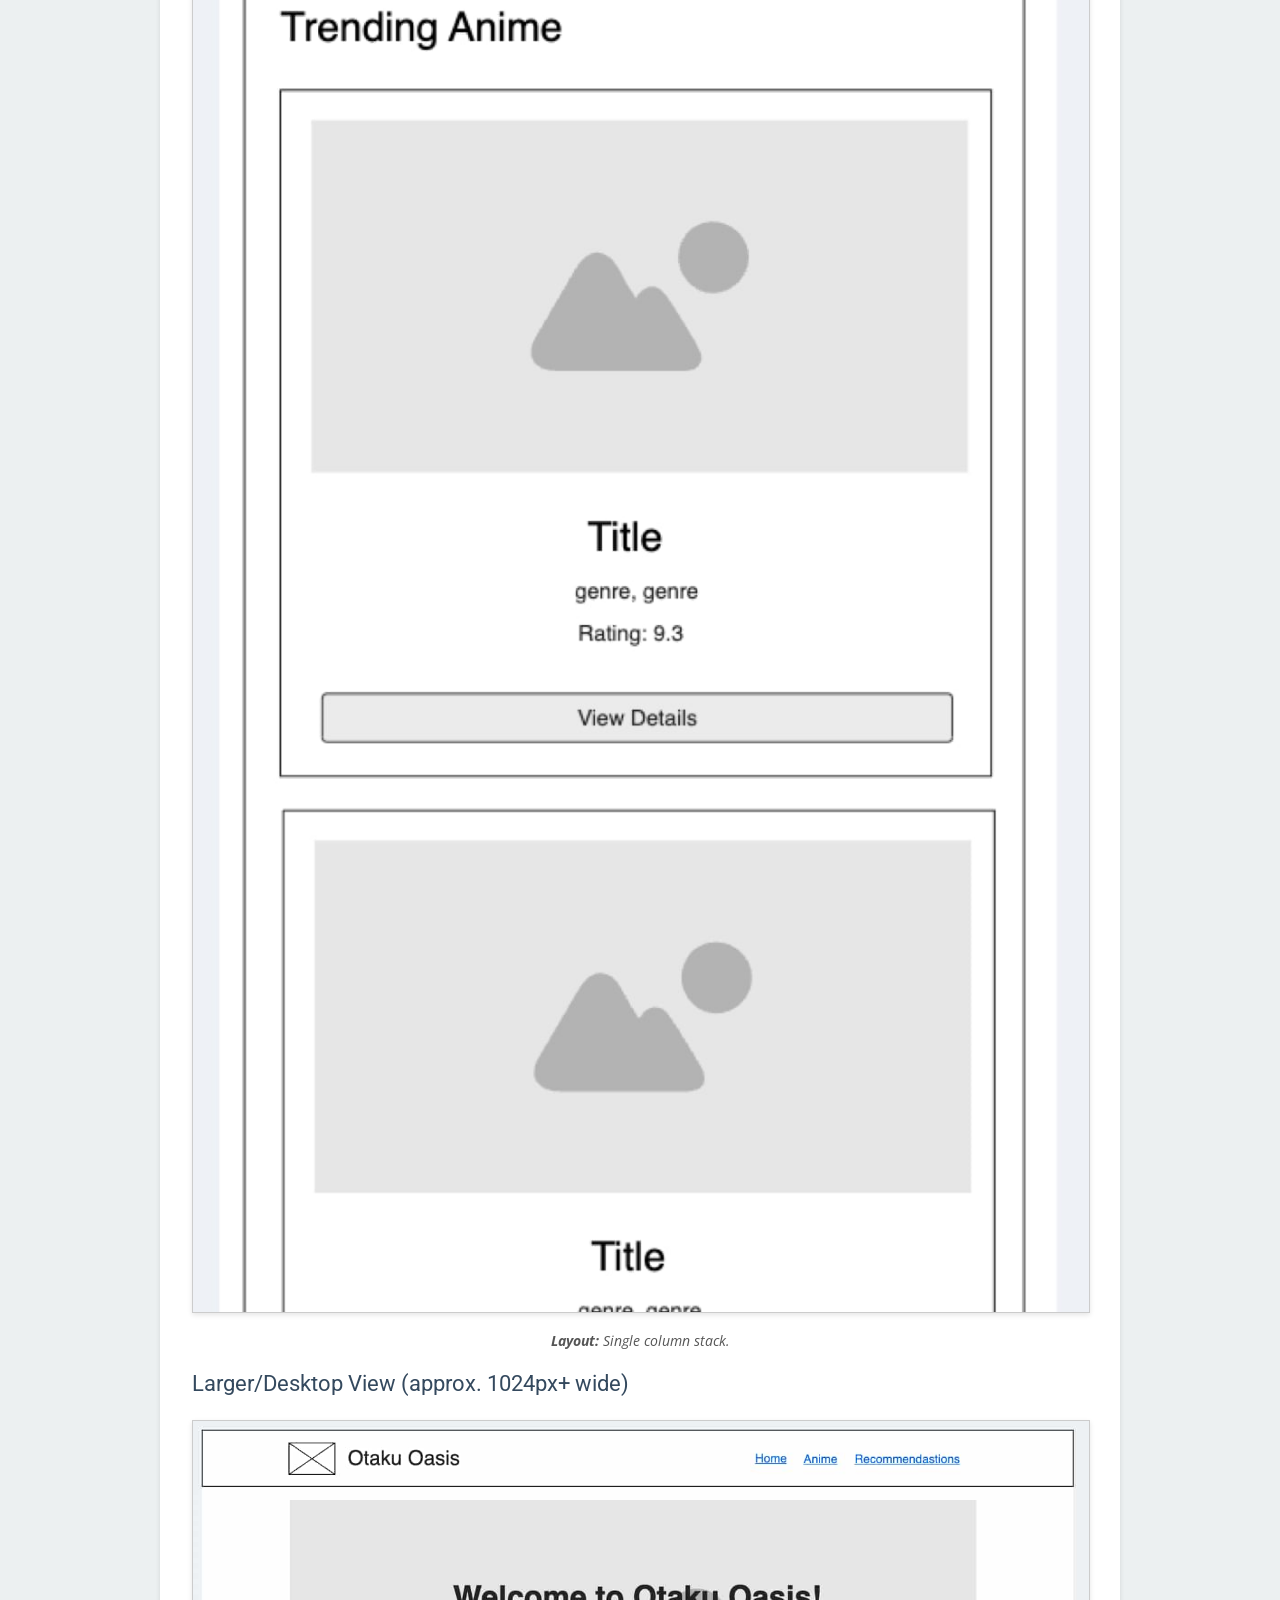
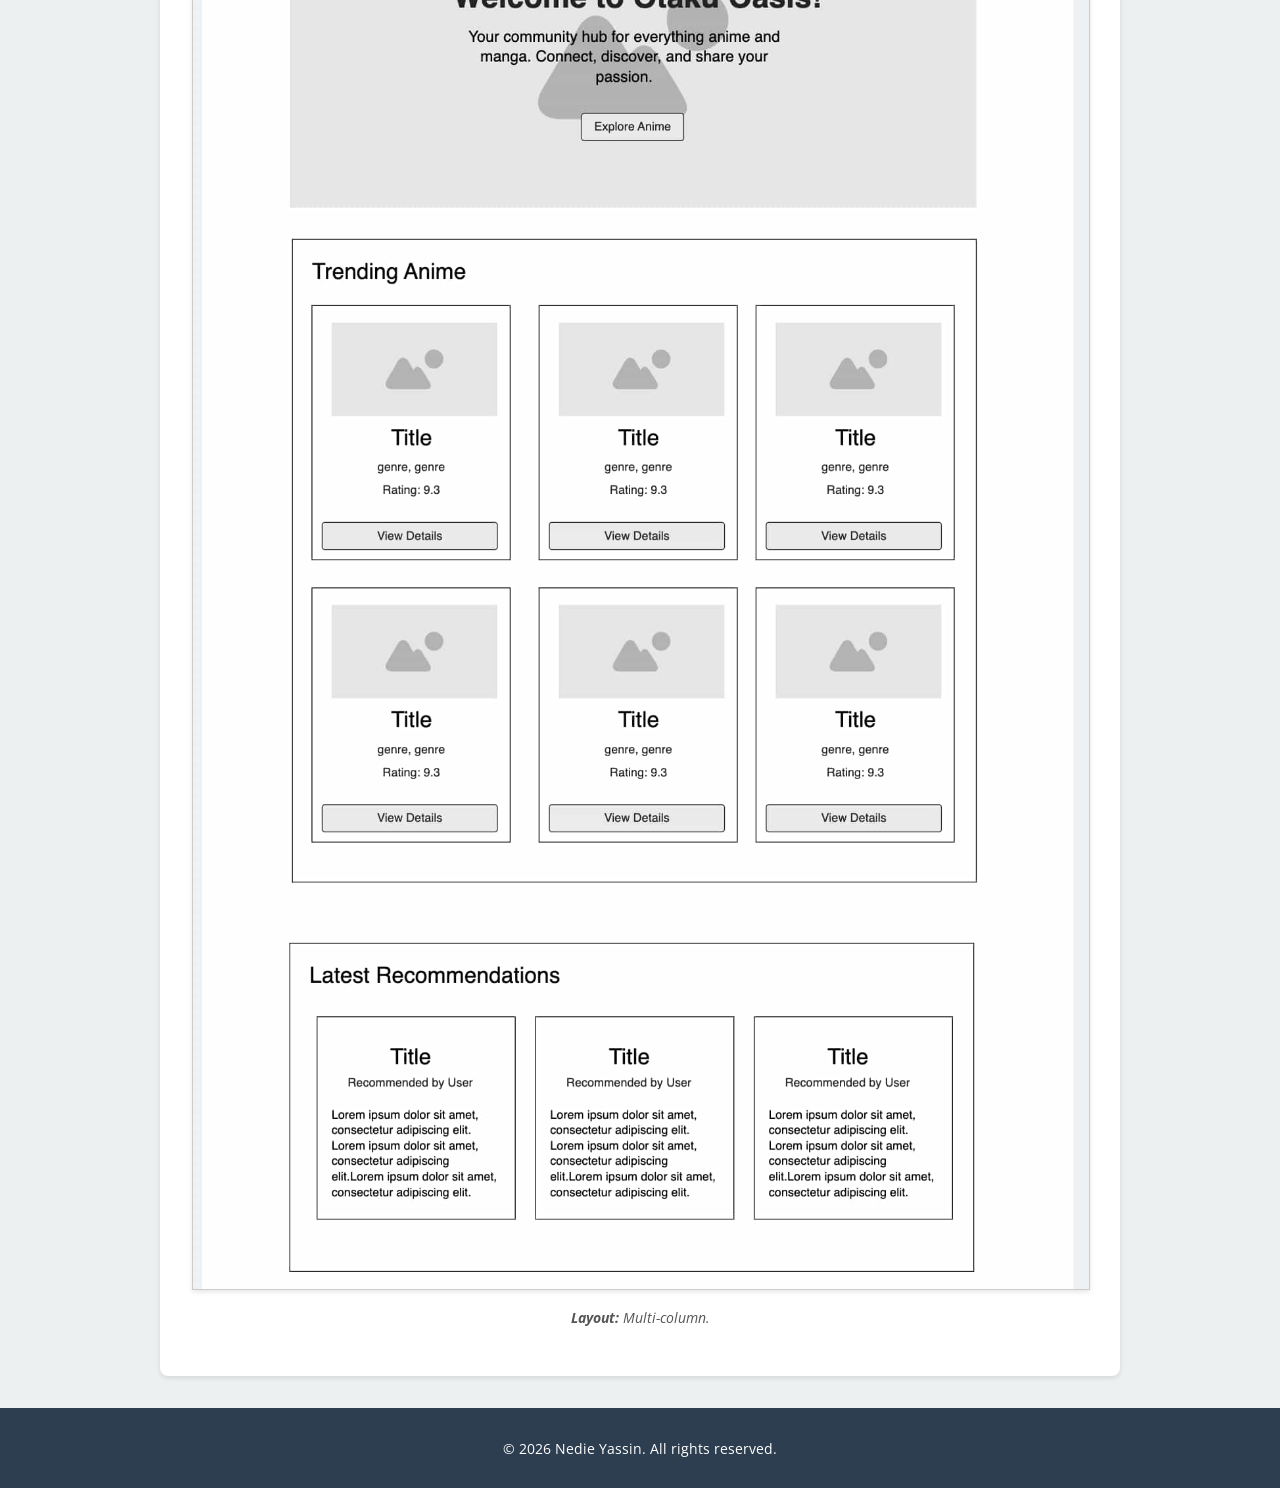
<file: project/siteplan.html>
<!doctype html>
<html lang="en">

<head>
    <meta charset="UTF-8">

    <meta name="viewport" content="width=device-width, initial-scale=1.0">
    <meta name="description"
        content="WDD 131 - Anime & Manga Club Site Plan. Yassin Nedie.  The Otaku Oasis website serves as a central hub for the Anime and Manga Club. ">
    <meta name="author" content="Yassin Nedie">
    <title>Otaku Oasis - Site Plan</title>
    <link rel="stylesheet" href="styles/plan.css">
    <link rel="preconnect" href="https://fonts.googleapis.com">
    <link rel="preconnect" href="https://fonts.gstatic.com" crossorigin>
    <link href="https://fonts.googleapis.com/css2?family=Roboto:wght@400;700&family=Open+Sans&display=swap"
        rel="stylesheet">
</head>

<body>
    <header>
        <h1>Anime & Manga Club Site Plan</h1>
    </header>
    <main>
        <section>
            <h2>Site Name</h2>
            <h3>Otaku Oasis</h3>
            <p>
                "Otaku Oasis" was chosen as the site name because "Otaku" is a widely recognized term in the anime and
                manga
                community for someone with a deep passion for these interests. "Oasis" suggests a welcoming, safe, and
                refreshing space where fans can gather, share, and find resources. It combines a direct reference to the
                hobby with the desired community feel.
            </p>
        </section>

        <section>
            <h2>Site Purpose</h2>
            <p>
                The Otaku Oasis website serves as a central hub for the Anime and Manga Club. Its purpose is to foster
                community among enthusiasts of Japanese animation and comics by providing comprehensive information on
                anime
                series, detailing characters, facilitating user-generated recommendations, and announcing club
                activities
                like anime sessions. It aims to be a go-to resource for both new and seasoned fans to discover, discuss,
                and
                connect.
            </p>
        </section>

        <section>
            <h2>Scenarios</h2>
            <ul>
                <li><strong>Scenario 1:</strong> "I'm looking for a new anime to watch. Can I see what others in the
                    club
                    recommend?"
                </li>
                <li><strong>Scenario 2:</strong> "I'm curious about the main characters in 'My Hero Academia'. Where can
                    I
                    find detailed information about them, including their roles and powers?"
                </li>
                <li><strong>Scenario 3:</strong> "I want to submit my own review for a manga I just finished. How can I
                    add
                    my recommendation to the site?"
                </li>
            </ul>
        </section>

        <section>
            <h2>Color Schema</h2>
            <div class="color-palette">
                <div class="color-box primary-color">
                    <p>Primary Color: #2C3E50 (Dark Blue/Gray)</p>
                    <p>Usage: Headings, prominent buttons, navigation background, section backgrounds.</p>
                </div>
                <div class="color-box accent-color">
                    <p>Accent Color: #E74C3C (Crimson Red)</p>
                    <p>Usage: Call-to-action buttons, active navigation links, important highlights, small decorative
                        elements.</p>
                </div>
                <div class="color-box neutral-light-color">
                    <p>Neutral Light: #ECF0F1 (Light Gray)</p>
                    <p>Usage: Backgrounds of content areas, card backgrounds.</p>
                </div>
                <div class="color-box text-color">
                    <p>Text Color: #34495E (Darker Gray/Blue)</p>
                    <p>Usage: Body text, secondary headings.</p>
                </div>
            </div>
        </section>

        <section>
            <h2>Typography</h2>
            <div class="font-example">
                <h3>Heading Font: 'Roboto' (Bold for H1, H2)</h3>
                <p class="heading-font">Otaku Oasis
                    - Your Community Hub</p>
                <p class="titles-font">Section
                    Titles and Important Elements</p>
                <p>Usage: All headings (H1, H2, H3), navigation items, prominent calls-to-action.</p>
            </div>
            <div class="font-example">
                <h3>Body Font: 'Open Sans' (Regular)</h3>
                <p class="body-font">
                    This is an example of the body text that will be used throughout the website. It is chosen for its
                    high
                    readability and clean appearance across various devices and screen sizes. It will be used for
                    paragraphs, list items, and general descriptive content.
                </p>
                <p>Usage: Paragraphs, list items, form labels, small text, general content.</p>
            </div>
        </section>

        <section>
            <h2>Wireframe: Home Page Layout</h2>
            <h3>Mobile View (approx. 320px - 600px wide)</h3>
            <img src="images/mobile-wireframe.jpg" alt="Mobile Wireframe" class="wireframe-img">
            <p class="wireframe-caption">
                <strong>Layout:</strong> Single column stack.

            </p>

            <h3>Larger/Desktop View (approx. 1024px+ wide)</h3>
            <img src="images/desktop-wireframe.jpg" alt="Desktop Wireframe" class="wireframe-img">
            <p class="wireframe-caption">
                <strong>Layout:</strong> Multi-column.
            </p>
        </section>
    </main>
    <footer>
        <p>&copy; 2026 Nedie Yassin. All rights reserved.</p>
    </footer>
</body>

</html>
</file>
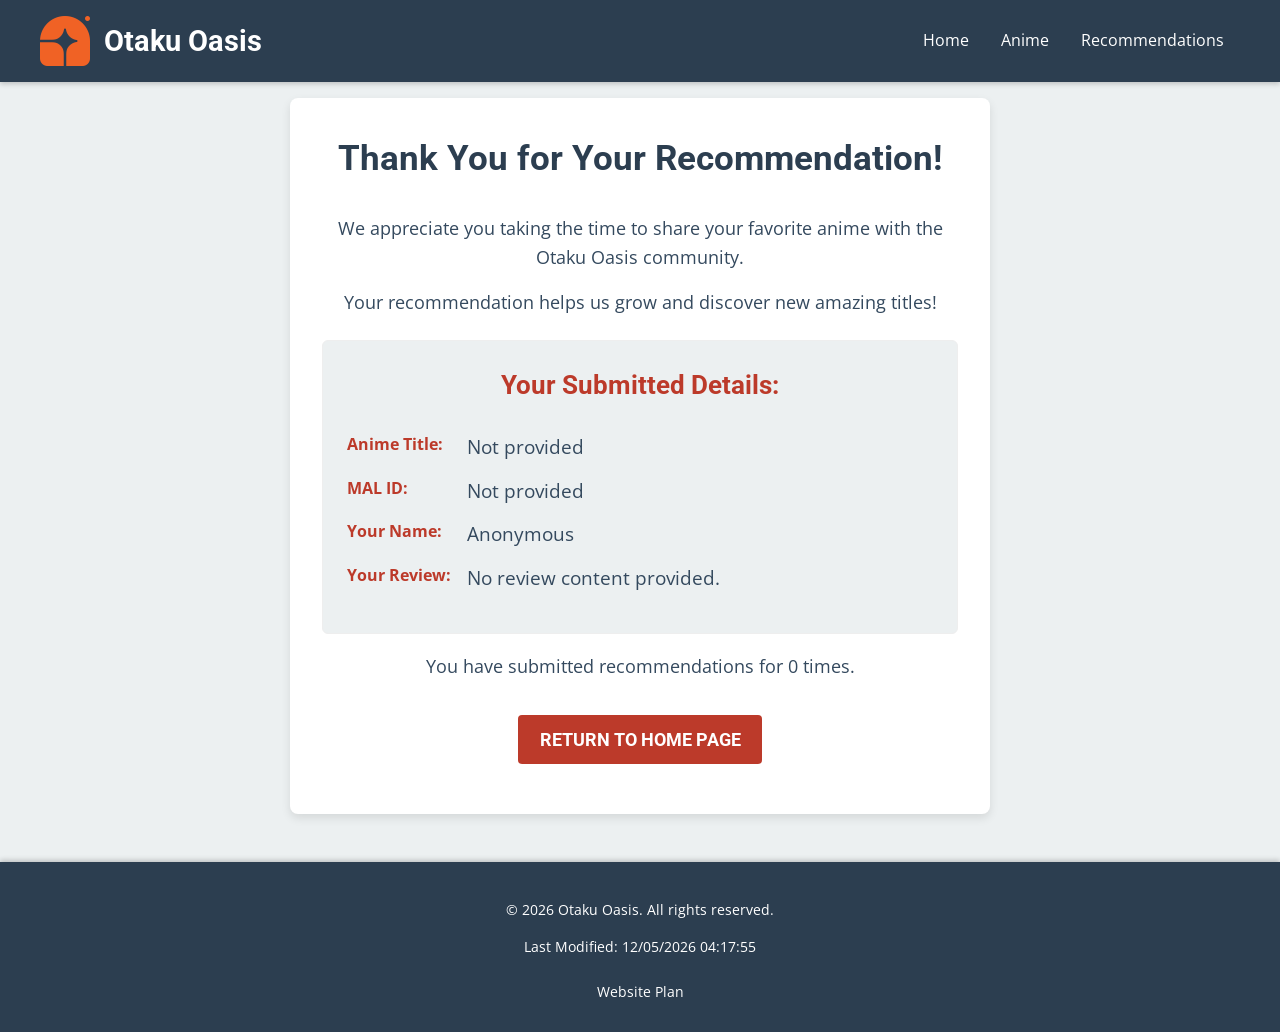
<file: project/thankyou.html>
<!doctype html>
<html lang="en">
<head>
    <meta charset="UTF-8">
    <meta name="viewport" content="width=device-width, initial-scale=1.0">
    <title>Otaku Oasis - Thank You!</title>
    <meta name="description" content="Thank you for your recommendation to Otaku Oasis!">
    <meta name="author" content="Yassin Nedie">
    <link rel="preconnect" href="https://fonts.googleapis.com">
    <link rel="preconnect" href="https://fonts.gstatic.com" crossorigin>
    <link href="https://fonts.googleapis.com/css2?family=Roboto:wght@400;700&family=Open+Sans&display=swap"
        rel="stylesheet">

    <link rel="icon" type="image/x-icon" href="favicon.ico">

    <link rel="stylesheet" href="styles/common.css">
    <link rel="stylesheet" href="styles/small.css">
    <link rel="stylesheet" href="styles/large.css">

    <script src="scripts/menu.js" defer></script>
    <script src="scripts/year.js" defer></script>
    <script src="scripts/thankyou.js" defer></script>

    <meta property="og:title" content="Otaku Oasis - Thank You!">
    <meta property="og:description" content="We appreciate your recommendation!">
    <meta property="og:url" content="https://nedieyassin.github.io/wdd131/project/thankyou.html">
    <meta property="og:image" content="https://nedieyassin.github.io/wdd131/project/images/logo.png" />
    <meta property="og:locale" content="en_US">
    <meta property="og:type" content="website">
    <meta property="og:site_name" content="Otaku Oasis">

</head>

<body>
    <header>
        <div class="header-content">
            <div class="logo">
                <a href="index.html">
                    <img src="images/logo.png" alt="Otaku Oasis Logo" loading="lazy" width="50" height="50">
                    <span>Otaku Oasis</span>
                </a>
            </div>
            <nav>
                <button id="nav-toggle" aria-label="Toggle navigation">
                    <span class="hamburger"></span>
                </button>
                <ul id="nav-menu">
                    <li><a href="index.html">Home</a></li>
                    <li><a href="anime.html">Anime</a></li>
                    <li><a href="recommendations.html">Recommendations</a></li>
                </ul>
            </nav>
        </div>
    </header>

    <main class="container thankyou-main-content">
        <section class="card thankyou-card">
            <h1>Thank You for Your Recommendation!</h1>
            <p>We appreciate you taking the time to share your favorite anime with the Otaku Oasis community.</p>
            <p>Your recommendation helps us grow and discover new amazing titles!</p>

            <div id="submitted-info">
                <h2>Your Submitted Details:</h2>
                <dl>
                    <dt>Anime Title:</dt>
                    <dd id="display-animeTitle"></dd>

                    <dt>MAL ID:</dt>
                    <dd id="display-malId"></dd>

                    <dt>Your Name:</dt>
                    <dd id="display-userName"></dd>

                    <dt>Your Review:</dt>
                    <dd id="display-reviewText"></dd>
                </dl>
            </div>

            <p id="submission-count"></p>

            <p class="return-link"><a href="index.html" class="cta-button">Return to Home Page</a></p>
        </section>
    </main>

    <footer>
        <div class="footer-content">
            <p>&copy; <span id="currentYear"></span> Otaku Oasis. All rights reserved.</p>
            <p>Last Modified: <span id="lastModified"></span></p>
            <a href="siteplan.html">Website Plan</a>
        </div>
    </footer>

</body>

</html>
</file>
<file: styles/base.css>
/* variables */
:root {
    --color-primary: #0d3349;
    --color-accent: #006eb8;
    --color-background: #f5f7fa;
    --color-surface: #ffffff;
    --color-text: #1a1a1a;
    --color-text-light: #ffffff;
    --color-text-muted: #555555;
    --color-border: #cccccc;
    --font-heading: 'Merriweather', serif;
    --font-body: 'Open Sans', sans-serif;
}

*, *::before, *::after {
    box-sizing: border-box;
    margin: 0;
    padding: 0;
}

body {
    font-family: var(--font-body), serif;
    font-size: 16px;
    background: var(--color-background);
    color: var(--color-text);
    line-height: 1.6;
}

img {
    max-width: 100%;
    height: auto;
    display: block;
    border-radius: 6px;
}

a {
    text-decoration: none;
    color: inherit;
}

li {
    list-style: none;
}

header {
    background: var(--color-primary);
    color: var(--color-text-light);
    padding-top: 1rem;
    text-align: center;
}

#course-title {
    display: block;
    font-family: var(--font-heading), serif;
    font-size: 1rem;
    margin-bottom: 0.75rem;
    padding: 0 1rem;
}

nav {
    display: flex;
    flex-wrap: wrap;
    justify-content: center;
    background: var(--color-accent);
}

nav a {
    color: var(--color-text-light);
    padding: 0.4rem 0.9rem;
    font-size: 0.9rem;
    font-weight: 600;
    transition: background 0.2s;
}


nav a:hover {
    background-color: var(--color-primary);
}

main {
    max-width: 1200px;
    margin: 1.5rem auto;
    padding: 0 1rem;
}

main h1 {
    font-family: var(--font-heading), serif;
    font-size: 1.8rem;
    margin-bottom: 1.25rem;
    color: var(--color-primary);
}

.card {
    background: var(--color-surface);
    border: 1px solid var(--color-border);
    border-radius: 8px;
    margin-bottom: 1rem;
    overflow: hidden;
}

.card h2 {
    font-family: var(--font-heading), serif;
    font-size: 1.2rem;
    padding: 1rem;
    color: var(--color-text-light);
    background: var(--color-primary);
    margin-bottom: 0.75rem;
}

.card .content {
    padding: 1rem;
    display: flex;
    flex-direction: column;
    gap: 3rem;
}

.card a {
    color: var(--color-accent);
    text-decoration: underline;
}


.card .content .profile {
    display: flex;
    flex-direction: column-reverse;
    gap: 1rem;
}

.card .content .country {
    display: flex;
    flex-direction: column;
    gap: 1rem;
}


.card .content .image {
    width: 10rem;
    height: auto;
    flex-shrink: 0;
}


.card p {
    font-size: 0.95rem;
    color: var(--color-text-muted);
}

footer {
    background: var(--color-primary);
    color: var(--color-text-light);
    text-align: center;
    padding: 1rem;
    font-size: 0.85rem;
}

footer p + p {
    margin-top: 0.3rem;
    color: var(--color-border);
}

@media screen and (min-width: 768px) {
    #course-title {
        font-size: 1.6rem;
    }

    main {
        display: grid;
        grid-template-columns: 1fr 1fr;
        grid-template-rows: auto;
        gap: 1rem;
        align-items: start;
    }

    main h1 {
        grid-column: 1 / -1;
    }

    .card .content .profile {
        display: flex;
        flex-direction: row;
        gap: 1rem;
    }

    .card .content .country {
        display: flex;
        flex-direction: row;
        gap: 1rem;
    }
}
</file>
<file: styles/form.css>
:root {
    --primary: #2c3e50;
    --accent: #f0a500;
    --bg: #f5f5f5;
    --text: #333;
}

* {
    box-sizing: border-box;
    margin: 0;
    padding: 0;
}

body {
    font-family: 'Poppins', sans-serif;
    background-color: var(--bg);
    color: var(--text);
    display: flex;
    flex-direction: column;
    min-height: 100vh;
}

header {
    background-color: var(--primary);
    color: white;
    padding: 1rem;
    text-align: center;
}

.nameHeader {
    font-size: 1.4rem;
    font-weight: 400;
}

main {
    flex: 1;
    padding: 1.5rem 1rem;
}

form {
    background: white;
    padding: 1.5rem;
    border-radius: 8px;
    border: 1px solid #ddd;
    display: flex;
    flex-direction: column;
    gap: 1.2rem;
}

label {
    display: block;
    font-size: 0.9rem;
    margin-bottom: 0.3rem;
    font-weight: 400;
    color: var(--text);
}

select,
input[type="date"],
input[type="text"],
textarea {
    width: 100%;
    padding: 0.5rem 0.7rem;
    border: 1px solid #ccc;
    border-radius: 4px;
    font-family: 'Poppins', sans-serif;
    font-size: 0.9rem;
    background-color: white;
}

select:focus,
input[type="date"]:focus,
input[type="text"]:focus,
textarea:focus {
    outline: none;
    border-color: var(--primary);
}

textarea {
    resize: vertical;
    min-height: 100px;
}

fieldset {
    border: 1px solid #ddd;
    border-radius: 4px;
    padding: 0.8rem;
}

fieldset legend {
    font-size: 0.9rem;
    color: var(--text);
    padding: 0 0.3rem;
}

.features {
    display: flex;
    align-items: center;
    gap: 0.5rem;
    margin-top: 0.5rem;
}

.features label {
    margin-bottom: 0;
    font-size: 0.9rem;
}

.form-group>label {
    margin-bottom: 0.3rem;
}

.classification {
    display: flex;
    flex-direction: row-reverse;
    width: fit-content;
}

.classification input[type="radio"] {
    display: none;
}

.classification label {
    font-size: 1.8rem;
    color: #ccc;
    cursor: pointer;
    margin-bottom: 0;
}

.classification label:hover,
.classification label:hover~label,
.classification input[type="radio"]:checked~label {
    color: var(--accent);
}

input[type="submit"] {
    width: 100%;
    padding: 0.6rem;
    background-color: var(--primary);
    color: white;
    border: none;
    border-radius: 4px;
    font-family: 'Poppins', sans-serif;
    font-size: 0.9rem;
    cursor: pointer;
}

input[type="submit"]:hover {
    background-color: #1a252f;
}

footer {
    background-color: var(--primary);
    color: #ccc;
    text-align: center;
    padding: 1rem;
    font-size: 0.8rem;
}
</file>
<file: styles/form-large.css>
@media (min-width: 641px) {
    main {
        display: flex;
        justify-content: center;
        padding: 2rem;
    }

    form {
        width: 100%;
        max-width: 560px;
    }


}
</file>
<file: styles/place.css>
:root {
    --color-bg: #faf8f4;
    --color-surface: #ffffff;
    --color-primary: #b22222;
    --color-accent: #2d6a2d;
    --color-dark: #1c1c1c;
    --color-text: #3a3a3a;
    --color-muted: #6e6e6e;
    --color-border: #e4ddd3;

    --font-display: 'Lato', serif;
    --font-body: 'Lato', 'Helvetica Neue', sans-serif;

    --space-xs: 0.4rem;
    --space-sm: 0.9rem;
    --space-md: 1.8rem;
    --space-lg: 3rem;

    --radius: 8px;
    --shadow: 0 4px 20px rgba(0, 0, 0, 0.10);
}

*,
*::before,
*::after {
    box-sizing: border-box;
    margin: 0;
    padding: 0;
}

html {
    scroll-behavior: smooth;
}

body {
    font-family: var(--font-body);
    font-size: 1rem;
    line-height: 1.7;
    color: var(--color-text);
    background-color: var(--color-bg);
}

img {
    max-width: 100%;
    display: block;
}

h1,
h2 {
    font-family: var(--font-display);
    line-height: 1.2;
}

ul {
    list-style: none;
    padding: 0;
}


header {
    text-align: center;
    padding: var(--space-md) var(--space-sm) var(--space-sm);
    background-color: var(--color-bg);
    border-bottom: 2px solid var(--color-primary);
}

header h1 {
    font-size: clamp(2rem, 7vw, 3.5rem);
    color: var(--color-primary);
    letter-spacing: 0.04em;
}

header .tagline {
    font-weight: 300;
    font-size: clamp(0.85rem, 2.5vw, 1.05rem);
    color: var(--color-muted);
    letter-spacing: 0.14em;
    text-transform: uppercase;
    margin-top: var(--space-xs);
}


.hero-section {
    display: flex;
    flex-direction: column;
}


.hero-picture {
    width: 100%;
    display: block;
}

.hero-picture img {
    width: 100%;
    height: 300px;
    object-fit: cover;
    object-position: center;
}

.card {
    background: var(--color-surface);
    border: 1px solid var(--color-border);
    border-radius: var(--radius);
    box-shadow: var(--shadow);
    padding: var(--space-md);
    margin: var(--space-md) var(--space-sm) 0;
}

.card h2 {
    font-size: 1.45rem;
    color: var(--color-primary);
    margin-bottom: var(--space-sm);
}

.card ul li {
    padding: 0.3rem 0;
    font-size: 0.97rem;
    border-bottom: 1px solid var(--color-border);
    display: flex;
    gap: 0.5rem;
}

.card ul li:last-child {
    border-bottom: none;
}

.label {
    font-weight: 700;
    color: var(--color-accent);
    min-width: 100px;
}

#wind-chill {
    font-weight: 700;
    color: var(--color-primary);
}



.weather-title {
    display: flex;
    align-items: center;
    gap: 0.5rem;
    flex-direction: column;
}

.weather-icon-mobile {
    display: flex;
    justify-content: center;
    margin-bottom: var(--space-sm);
    height: 50px;
}

.weather-heading::after {
    content: '⛅';
    display: none;
    margin-left: 0.5rem;
    font-size: 1.3rem;
    vertical-align: middle;
}



footer {
    background-color: var(--color-dark);
    color: rgba(255, 255, 255, 0.7);
    text-align: center;
    padding: var(--space-md) var(--space-sm);
    font-size: 0.88rem;
    line-height: 2;
    margin-top: var(--space-lg);
}

footer p:first-child {
    font-family: var(--font-display);
    font-size: 0.95rem;
    color: #ffffff;
}


@media (min-width: 768px) {

    .hero-section {
        position: relative;
        display: block;
    }

    .hero-picture img {
        width: 100%;
        height: 520px;
        object-fit: cover;
        display: block;
    }

    .card {
        position: absolute;
        margin: 0;
        width: 300px;
        background: rgba(255, 255, 255, 0.93);
        backdrop-filter: blur(4px);
        border-radius: var(--radius);
    }

    .data-card {
        left: 20px;
        top: 20px;
    }

    .weather-card {
        right: 20px;
        bottom: 20px;
    }

    .weather-title {
        flex-direction: row;
    }

    .weather-icon-mobile {
        display: none;
    }

    .weather-heading::after {
        display: inline;
    }

}
</file>
<file: styles/temples.css>
:root {
    --primary-color: #3c1d64;
    --secondary-color: #4e2882;
    --accent-color: #6a3aad;
    --text-color: #333;
    --background-color: #fff;
}

* {
    margin: 0;
    padding: 0;
    box-sizing: border-box;
}

a {
    color: inherit;
}

body {
    font-family: Lato, sans-serif;
    background-color: var(--background-color);
    color: var(--text-color);
    min-height: 100vh;
    display: flex;
    flex-direction: column;
}

header {
    display: flex;
    align-items: center;
    justify-content: space-between;
    flex-wrap: wrap;
    color:#fff;
    background-color: var(--primary-color);
    padding: 0.75rem 1.25rem;
}

header .title {
    font-size: 1.4rem;
    font-weight: 700;
}

#menu {
    display: flex;
    align-items: center;
    justify-content: center;
    font-size: 1.4rem;
    padding: 0.3rem 0.65rem;
    background-color: transparent;
    color: #fff;
    border: 1px solid #fff;
    border-radius: 4px;
    cursor: pointer;
}

#menu svg {
    width: 24px;
    height: 24px;
}

nav {
    display: flex;
    flex-direction: column;
    width: 100%;
    background-color: var(--secondary-color);
    max-height: 0;
    overflow: hidden;
    transition: max-height 0.3s ease;
}

.navigation.open {
    max-height: 300px;
}

.navigation a {
    display: block;
    padding: 0.75rem 1.25rem;
    text-decoration: none;
    border-bottom: 1px solid rgba(255, 255, 255, 0.15);
    font-size: 0.95rem;
}

.navigation a:last-child {
    border-bottom: none;
}

.navigation a:hover,
.navigation a.active {
    background-color: var(--accent-color);
}

main {
    flex: 1;
    max-width: 1000px;
    width: 100%;
    margin: 0 auto;
    padding: 1.5rem 1rem;
}

main > h1 {
    font-size: 1.4rem;
    font-weight: 700;
    color: var(--primary-color);
    margin-bottom: 1.25rem;
    padding-bottom: 0.5rem;
    text-align: center;
}

.temple-grid {
    display: grid;
    grid-template-columns: 1fr;
    gap: 1.25rem;
}

figure {
    border: 1px solid #ddd;
    border-radius: 6px;
    overflow: hidden;
}

figure img {
    display: block;
    width: 100%;
    height: 200px;
    object-fit: cover;
}

figcaption {
    padding: 0.5rem 0.75rem;
    font-size: 0.85rem;
    color: #555;
    text-align: center;
    background-color: #f0f0f0;
}

footer {
    background-color: var(--primary-color);
    color: #fff;
    text-align: center;
    padding: 1rem;
    font-size: 0.85rem;
    line-height: 1.8;
}
</file>
<file: styles/temples-large.css>
@media (min-width: 600px) {
    .temple-grid {
        grid-template-columns: repeat(2, 1fr);
    }
}

@media (min-width: 900px) {

    #menu {
        display: none;
    }

    .navigation {
        flex-direction: row;
        width: auto;
        max-height: none;
        overflow: visible;
        background-color: transparent;
    }

    .navigation a {
        border-bottom: none;
        padding: 0.5rem 0.85rem;
        font-size: 0.9rem;
    }

    .navigation a:hover,
    .navigation a.active {
        background-color: rgba(255, 255, 255, 0.15);
    }

    .temple-grid {
        grid-template-columns: repeat(3, 1fr);
    }

    main > h1 {
        font-size: 1.75rem;
    }
}
</file>
<file: project/styles/common.css>
:root {
    --primary-color: #2C3E50;
    --accent-color: #bc3a2a;
    --neutral-light: #ECF0F1;
    --text-color: #34495E;
    --white: #FFFFFF;
}

body {
    font-family: 'Open Sans', sans-serif;
    line-height: 1.6;
    margin: 0;
    padding: 0;
    background-color: var(--neutral-light);
    color: var(--text-color);
}

h1, h2, h3, h4, h5, h6 {
    font-family: 'Roboto', sans-serif;
    color: var(--primary-color);
    margin-top: 0;
    margin-bottom: 0.5em;
}

h1 {
    font-size: 2.5em;
    font-weight: 700;
}

h2 {
    font-size: 2em;
    font-weight: 700;
}

h3 {
    font-size: 1.5em;
    font-weight: 400;
}


a {
    color: var(--accent-color);
    text-decoration: none;
    transition: color 0.3s ease;
}

a:hover {
    color: var(--primary-color);
}

.container {
    max-width: 1200px;
    margin: 0 auto;
    padding: 1em;
}

.card {
    background-color: var(--white);
    padding: 2em;
    border-radius: 8px;
    box-shadow: 0 4px 10px rgba(0, 0, 0, 0.1);
    margin-bottom: 2em;
}

.cta-button {
    display: inline-block;
    background-color: var(--accent-color);
    color: var(--white);
    padding: 0.8em 1.5em;
    border-radius: 5px;
    text-align: center;
    transition: background-color 0.3s ease;
    font-family: 'Roboto', sans-serif;
    font-weight: 700;
    text-transform: uppercase;
    font-size: 1em;
    border: none;
}

.cta-button:hover {
    background-color: #C0392B;
    color: var(--white);
}

.secondary-cta {
    background-color: var(--primary-color);
}

.secondary-cta:hover {
    background-color: #1F2D3D;
}


header {
    background-color: var(--primary-color);
    padding: 1em 0;
    color: var(--white);
    box-shadow: 0 2px 5px rgba(0, 0, 0, 0.2);
}

.header-content {
    display: flex;
    justify-content: space-between;
    align-items: center;
    max-width: 1200px;
    margin: 0 auto;
    padding: 0 1em;
}

.logo a {
    display: flex;
    align-items: center;
    gap: 0.5em;
    color: var(--white);
    font-family: 'Roboto', sans-serif;
    font-weight: 700;
    font-size: 1.5em;
}

.logo img {
    height: 40px;
    width: auto;
}
</file>
<file: project/styles/small.css>
/* ========== VARIABLES & REUSABLE ========== */
:root {
    --spacing: 1.5em;
    --radius: 8px;
}

/* ========== NAVIGATION ========== */
nav {
    position: relative;
}

#nav-toggle {
    background: none;
    border: none;
    cursor: pointer;
    display: block;
    padding: 0.5em;
}

.hamburger {
    display: block;
    width: 25px;
    height: 3px;
    background-color: var(--white);
    position: relative;
    transition: all 0.3s ease-in-out;
}

.hamburger::before,
.hamburger::after {
    content: '';
    display: block;
    width: 100%;
    height: 100%;
    background-color: var(--white);
    position: absolute;
    transition: all 0.3s ease-in-out;
}

.hamburger::before {
    top: -8px;
}

.hamburger::after {
    top: 8px;
}

#nav-menu {
    list-style: none;
    padding: 0;
    margin: 0;
    background-color: var(--primary-color);
    position: absolute;
    top: 100%;
    right: 0;
    width: 200px;
    box-shadow: 0 4px 8px rgba(0, 0, 0, 0.2);
    display: none;
    flex-direction: column;
    z-index: 100;
}

#nav-menu.active {
    display: flex;
}

#nav-menu li a {
    display: block;
    padding: 0.8em 1em;
    color: var(--white);
    font-family: 'Open Sans', sans-serif;
    transition: background-color 0.3s ease;
}

#nav-menu li a:hover,
#nav-menu li a.active {
    background-color: var(--accent-color);
}

/* ========== FOOTER ========== */
footer {
    background-color: var(--primary-color);
    color: var(--white);
    padding: 1.5em 1em;
    text-align: center;
    font-size: 0.9em;
    box-shadow: 0 -2px 5px rgba(0, 0, 0, 0.2);
}

footer a {
    color: var(--white);
    padding: 0.5em 1em;
    display: inline-block;
}

footer a:hover {
    color: var(--white);
    text-decoration: underline;
}

.footer-content {
    max-width: 1200px;
    margin: 0 auto;
}

.pagination-controls {
    margin-top: 1em;
}

/* ========== BUTTONS ========== */
.details-button,
.cta-button,
.pagination-controls button,
#recommendation-form button[type="submit"] {
    background-color: var(--text-color);
    color: var(--white);
    padding: 0.6em 1.2em;
    border: none;
    border-radius: 4px;
    cursor: pointer;
    font-size: 0.9em;
    transition: background-color 0.3s ease;
    text-align: center;
}

.cta-button {
    background-color: var(--accent-color);
}

.details-button:hover,
.cta-button:hover {
    background-color: #1F2D3D;
    color: var(--white);
}

/* ========== HERO SECTION ========== */
.hero-section {
    position: relative;
    width: 100%;
    height: 600px;
    overflow: hidden;
    margin-bottom: 2em;
    border-radius: var(--radius);
    box-shadow: 0 4px 10px rgba(0, 0, 0, 0.1);
    display: flex;
    align-items: center;
    justify-content: center;
    text-align: center;
    background-color: var(--primary-color);
}

.hero-background {
    position: absolute;
    top: 0;
    left: 0;
    width: 100%;
    height: 100%;
    object-fit: cover;
    filter: brightness(0.6);
    z-index: 1;
}

.hero-overlay {
    position: relative;
    z-index: 2;
    color: var(--white);
    padding: 1em;
    max-width: 700px;
    text-shadow: 1px 1px 3px rgba(0, 0, 0, 0.7);
}

.hero-overlay h1 {
    font-size: 3em;
    margin-bottom: 0.5em;
    text-shadow: 2px 2px 4px rgba(0, 0, 0, 0.7);
    color: var(--white);
}

.hero-overlay p {
    font-size: 1.2em;
    margin-bottom: 1.5em;
}

/* ========== SHARED SECTIONS & GRIDS ========== */
.sessions-section,
.recommendations-section,
.trending-anime-section,
.recommendation-list-section,
.recommendation-submit-section,
.anime-browse-section,
.anime-detail-section {
    padding: 2em;
}

.session-list,
.recommendation-list,
.anime-grid,
.anime-list-grid,
.recommendation-grid,
.characters-grid,
.detail-meta-grid {
    display: grid;
    gap: 1.5em;
    margin-top: 1.5em;
    grid-template-columns: 1fr;
}

/* ========== CARD BLOCKS ========== */
.session-card,
.recommendation-card,
.anime-card,
.character-card {
    background-color: var(--neutral-light);
    border: 1px solid #e0e0e0;
    border-radius: var(--radius);
    padding: 1.5em;
    display: flex;
    flex-direction: column;
    gap: 0.5em;
    box-shadow: 0 2px 5px rgba(0, 0, 0, 0.05);
    text-align: center;
}

.anime-card img,
.character-card img {
    display: block;
    object-fit: cover;
}

.anime-card img {
    max-width: 100%;
    height: 300px;
    border-radius: 4px;
    margin-bottom: 0.8em;
    margin-left: auto;
    margin-right: auto;
}

.anime-card .anime-genres {
    font-size: 0.85em;
    color: #121111;
    margin-bottom: 0.5em;
}

.anime-card .anime-score {
    font-size: 1em;
    font-weight: bold;
    color: var(--accent-color);
    margin-bottom: 1em;
}

.recommendation-card {
    text-align: left;
    justify-content: space-between;
    min-height: 200px;
}

.recommendation-card h3 {
    margin-bottom: 0.5em;
    font-size: 1.5em;
}

.recommendation-card .recommender,
.recommender {
    font-style: italic;
    color: #666;
    font-size: 0.9em;
    margin-top: 0.5em;
}

.recommendation-card .recommender span,
.recommender span {
    font-weight: bold;
    color: var(--accent-color);
}

.recommendation-card .review,
.review {
    flex-grow: 1;
    margin-top: 1em;
    line-height: 1.5;
}

/* ========== CHARACTER CARD ========== */
.character-card {
    align-items: center;
}

.character-card img {
    width: 100px;
    height: 100px;
    border-radius: 50%;
    margin-bottom: 0.5em;
    border: 2px solid var(--accent-color);
}


.character-card h4 {
    font-size: 0.9em;
    margin: 0;
    color: var(--primary-color);
    line-height: 1.2;
}

.character-card .character-role {
    font-size: 0.8em;
    color: #888;
    margin-top: 0.2em;
}

/* ========== SECTION FOOTERS & LINKS ========== */
.section-footer {
    text-align: right;
    margin-top: 1.5em;
}

.view-all-link {
    font-weight: bold;
    color: var(--accent-color);
}

/* ========== CALL TO ACTION ========== */
.call-to-action-section {
    text-align: center;
    background-color: var(--primary-color);
    color: var(--white);
    padding: 3em 1em;
    border-radius: var(--radius);
    box-shadow: 0 4px 10px rgba(0, 0, 0, 0.1);
    margin-bottom: 2em;
}

.call-to-action-section h2 {
    font-size: 2.5em;
    margin-bottom: 0.5em;
    color: var(--white);
}

.call-to-action-section p {
    font-size: 1.1em;
    margin-bottom: 2em;
    max-width: 700px;
    margin-left: auto;
    margin-right: auto;
}

.call-to-action-section .cta-button {
    margin: 0.5em;
}

/* ========== SEARCH ========== */
.search-controls {
    margin-bottom: 2em;
    display: flex;
    flex-direction: column;
    gap: 1em;
    align-items: center;
}

.search-controls input[type="text"] {
    max-width: 400px;
    padding: 0.8em 1em;
    border: 1px solid var(--neutral-light);
    border-radius: 5px;
    font-size: 1em;
    box-shadow: inset 0 1px 3px rgba(0, 0, 0, 0.1);
    width: 100%;
}

.search-controls button {
    width: 100%;
    max-width: 200px;
    border: none;
}

/* ========== DETAIL PAGE ========== */
.detail-header h1 {
    font-size: 2.5em;
    color: var(--primary-color);
    margin-bottom: 0.2em;
}

.detail-header .anime-japanese-title {
    font-size: 1.2em;
    color: #666;
    margin-bottom: 1em;
}

.detail-flex-container {
    display: flex;
    flex-direction: column;
    gap: 2em;
    align-items: flex-start;
    text-align: left;
}

.detail-poster {
    flex-shrink: 0;
    margin: 0 auto;
    width: 250px;
    height: 350px;
    overflow: hidden;
    border-radius: var(--radius);
    box-shadow: 0 4px 10px rgba(0, 0, 0, 0.2);
}

.detail-poster img {
    width: 100%;
    height: 100%;
    object-fit: cover;
}

.detail-info h3 {
    font-size: 1.8em;
    margin-bottom: 1em;
    text-align: center;
}

.detail-info strong {
    color: var(--primary-color);
}

.detail-info .synopsis {
    line-height: 1.8;
}

.detail-meta-item {
    margin-bottom: 0.5em;
}

.detail-meta-grid div {
    background-color: var(--neutral-light);
    padding: 1em;
    border-radius: 5px;
    border: 1px solid #ddd;
}

.detail-meta-grid h4 {
    font-size: 1.1em;
    color: var(--accent-color);
    margin-bottom: 0.5em;
}

.detail-meta-grid p,
.detail-meta-grid ul {
    font-size: 0.9em;
    margin: 0;
    padding: 0;
    list-style: none;
}

.detail-meta-grid ul {
    display: flex;
    flex-wrap: wrap;
    gap: 0.5em;
}

.detail-meta-grid ul li {
    background-color: #f0f0f0;
    padding: 0.3em 0.8em;
    border-radius: 15px;
    font-size: 0.8em;
    color: #555;
}

/* ========== FORM ========== */
#recommendation-form {
    max-width: 600px;
    margin: 0 auto;
    display: flex;
    flex-direction: column;
    gap: 1.5em;
}

.form-group {
    display: flex;
    flex-direction: column;
}

.form-group label {
    font-weight: bold;
    margin-bottom: 0.5em;
    color: var(--primary-color);
}

.form-group input[type="text"],
.form-group input[type="number"],
.form-group textarea {
    padding: 0.8em;
    border: 1px solid #ddd;
    border-radius: 5px;
    font-size: 1em;
    box-shadow: inset 0 1px 3px rgba(0, 0, 0, 0.05);
    width: 100%;
    box-sizing: border-box;
}

.form-group textarea {
    resize: vertical;
    min-height: 100px;
}

.form-group small {
    font-size: 0.8em;
    color: #888;
    margin-top: 0.3em;
}

.form-message {
    text-align: center;
    margin-top: 1em;
    font-weight: bold;
    padding: 0.8em;
    border-radius: 5px;
    display: none;
}

.form-message.success {
    background-color: #d4edda;
    color: #155724;
    border: 1px solid #c3e6cb;
}

.form-message.error {
    background-color: #f8d7da;
    color: #721c24;
    border: 1px solid #f5c6cb;
}

/* ========== THANK YOU PAGE ========== */
.thankyou-main-content {
    display: flex;
    justify-content: center;
    align-items: center;
    min-height: 70vh;
    padding: 1em;
    box-sizing: border-box;
}

.thankyou-card {
    padding: 1.5em;
    background-color: var(--white);
    border-radius: var(--radius);
    box-shadow: 0 4px 10px rgba(0, 0, 0, 0.1);
    max-width: 700px;
    width: 100%;
    text-align: center;
    box-sizing: border-box;
}

.thankyou-card h1 {
    color: var(--primary-color);
    margin-bottom: 0.8em;
    font-size: 1.8em;
}

.thankyou-card p {
    font-size: 1em;
    margin-bottom: 1em;
    line-height: 1.6;
}

#submitted-info {
    margin-top: 1.5em;
    background-color: var(--neutral-light);
    border: 1px solid #eee;
    border-radius: 6px;
    padding: 1em;
    text-align: left;
    box-sizing: border-box;
}

#submitted-info h2 {
    color: var(--accent-color);
    margin-top: 0;
    margin-bottom: 1em;
    text-align: center;
    font-size: 1.4em;
}

#submitted-info dt {
    font-weight: bold;
    color: var(--accent-color);
    margin-bottom: 0.2em;
}

#submitted-info dd {
    margin-left: 0;
    color: var(--text-color);
    font-size: 1.2em;
    word-break: break-all;
    margin-bottom: 1em;
}

.return-link {
    margin-top: 2em;
}

.return-link a.cta-button {
    font-size: 0.9em;
}
</file>
<file: project/styles/large.css>
@media (min-width: 601px) {
    #nav-toggle {
        display: none;
    }

    #nav-menu {
        display: flex;
        flex-direction: row;
        position: static;
        background-color: transparent;
        box-shadow: none;
        width: auto;
    }

    #nav-menu li a {
        padding: 0.5em 1em;
        border-radius: 5px;
    }

    #nav-menu li a:hover,
    #nav-menu li a.active {
        background-color: var(--accent-color);
    }

    .hero-section {
        height: 500px;
    }

    .hero-overlay h2 {
        font-size: 3.5em;
    }

    .session-list,
    .recommendation-list,
    .anime-grid {
        grid-template-columns: repeat(auto-fit, minmax(250px, 1fr));
    }


    .call-to-action-section .cta-button {
        margin: 0.5em 1em;
    }


    .detail-flex-container {
        flex-direction: row;
        align-items: flex-start;
    }

    .detail-poster {
        margin: 0;
        margin-right: 2em;
    }

    .detail-info h3 {
        text-align: left;
    }

    .detail-meta-grid {
        grid-template-columns: repeat(auto-fit, minmax(200px, 1fr));
    }

    .characters-grid {
        grid-template-columns: repeat(auto-fit, minmax(130px, 1fr));
    }


    .recommendation-grid {
        grid-template-columns: repeat(auto-fit, minmax(280px, 1fr));
    }

}


@media (min-width: 1025px) {

    .header-content {
        padding: 0 2em;
    }

    .logo img {
        height: 50px;
    }

    .logo a {
        font-size: 1.8em;
    }


    .hero-section {
        height: 600px;
    }

    .hero-overlay h2 {
        font-size: 4.5em;
    }

    .hero-overlay p {
        font-size: 1.4em;
    }

    .session-list,
    .recommendation-list,
    .anime-grid {
        grid-template-columns: repeat(auto-fit, minmax(280px, 1fr));
    }

    .session-card,
    .recommendation-card,
    .anime-card {
        padding: 2em;
    }


    .search-controls {
        flex-direction: row;
        justify-content: center;
    }

    .search-controls input[type="text"] {
        flex-grow: 1;
        max-width: none;
    }

    .search-controls button {
        width: auto;
        padding-left: 2em;
        padding-right: 2em;
    }

    .anime-list-grid {
        grid-template-columns: repeat(auto-fit, minmax(300px, 1fr));
    }


    .detail-poster {
        width: 300px;
        height: 420px;
    }

    .detail-meta-grid {
        grid-template-columns: repeat(auto-fit, minmax(250px, 1fr));
    }

    .characters-grid {
        grid-template-columns: repeat(auto-fit, minmax(140px, 1fr));
    }


    .recommendation-grid {
        grid-template-columns: repeat(auto-fit, minmax(320px, 1fr));
    }


    .thankyou-card {
        padding: 2em;
    }

    .thankyou-card h1 {
        font-size: 2.2em;
    }

    .thankyou-card p {
        font-size: 1.1em;
    }

    #submitted-info {
        padding: 1.5em;
    }

    #submitted-info h2 {
        font-size: 1.6em;
    }

    #submitted-info dl {
        display: grid;
        grid-template-columns: auto 1fr;
        gap: 0.8em 1em;
    }

    #submitted-info dt {
        margin-bottom: 0;
    }

    #submitted-info dd {
        margin-bottom: 0;
    }

    .return-link a.cta-button {
        font-size: 1em;
    }

}
</file>
<file: project/styles/plan.css>
:root {
    --primary-color: #2C3E50;
    --accent-color: #E74C3C;
    --neutral-light: #ECF0F1;
    --text-color: #34495E;
    --white: #FFFFFF;
}

body {
    font-family: 'Open Sans', sans-serif;
    line-height: 1.6;
    margin: 0;
    padding: 0;
    background-color: var(--neutral-light);
    color: var(--text-color);
}

header {
    background-color: var(--primary-color);
    color: var(--white);
    padding: 2em 1em;
    text-align: center;
    margin-bottom: 2em;
}

header h1 {
    font-family: 'Roboto', sans-serif;
    font-weight: 700;
    font-size: 2.5em;
    margin: 0;
}

main {
    max-width: 960px;
    margin: 0 auto;
    padding: 0 1.5em;
}

section {
    background-color: var(--white);
    padding: 2em;
    margin-bottom: 2em;
    border-radius: 8px;
    box-shadow: 0 2px 5px rgba(0, 0, 0, 0.1);
}

section h2 {
    font-family: 'Roboto', sans-serif;
    font-weight: 700;
    font-size: 1.8em;
    color: var(--primary-color);
    margin-top: 0;
    border-bottom: 2px solid var(--accent-color);
    padding-bottom: 0.5em;
    margin-bottom: 1em;
}

section h3 {
    font-family: 'Roboto', sans-serif;
    font-weight: 400;
    font-size: 1.4em;
    color: var(--text-color);
    margin-top: 0;
    margin-bottom: 0.8em;
}

p, ul {
    font-family: 'Open Sans', sans-serif;
    margin-bottom: 1em;
}

ul {
    list-style-type: disc;
    padding-left: 20px;
}

code {
    background-color: var(--neutral-light);
    padding: 0.2em 0.4em;
    border-radius: 3px;
    font-family: monospace;
    font-size: 0.9em;
    color: var(--accent-color);
}

.font-example p {
    margin-bottom: 0.5em;
}

.wireframe-img {
    max-width: 100%;
    height: auto;
    border: 1px solid #ccc;
    display: block;
    margin: 1em auto;
    box-shadow: 0 2px 5px rgba(0, 0, 0, 0.1);
}

.wireframe-caption {
    font-style: italic;
    font-size: 0.9em;
    text-align: center;
    color: #555;
    margin-top: 0.5em;
}

.wireframe-note {
    font-size: 0.8em;
    text-align: center;
    color: #888;
}

.color-palette {
    display: flex;
    flex-wrap: wrap;
    gap: 10px;
    margin-top: 15px;
}


.heading-font {
    font-family: 'Roboto', sans-serif;
    font-weight: 700;
    font-size: 2em;
    color: #2C3E50;
}

.titles-font {
    font-family: 'Roboto', sans-serif;
    font-weight: 400;
    font-size: 1.5em;
    color: #2C3E50;
}


.body-font {
    font-family: 'Open Sans', sans-serif;
    font-weight: 400;
    font-size: 1em;
    color: #34495E;
}


.color-box {
    flex: 1 1 200px;
    min-height: 120px;
    padding: 10px;
    border-radius: 5px;
    color: white;
    display: flex;
    flex-direction: column;
    justify-content: space-between;
    font-size: 0.9em;
}

.color-box p {
    margin: 0;
}

.primary-color {
    background-color: #2C3E50;
}

.accent-color {
    background-color: #E74C3C;
}

.neutral-light-color {
    background-color: #ECF0F1;
    color: #34495E;
    border: 1px solid #BDC3C7;
}

.text-color {
    background-color: #34495E;
}

footer {
    background-color: var(--primary-color);
    color: var(--white);
    text-align: center;
    padding: 1em;
    margin-top: 2em;
    font-size: 0.9em;
}


@media (max-width: 768px) {
    header h1 {
        font-size: 2em;
    }

    section {
        padding: 1.5em;
    }

    section h2 {
        font-size: 1.5em;
    }

    section h3 {
        font-size: 1.2em;
    }

    .color-box {
        flex: 1 1 100%;
    }
}
</file>
